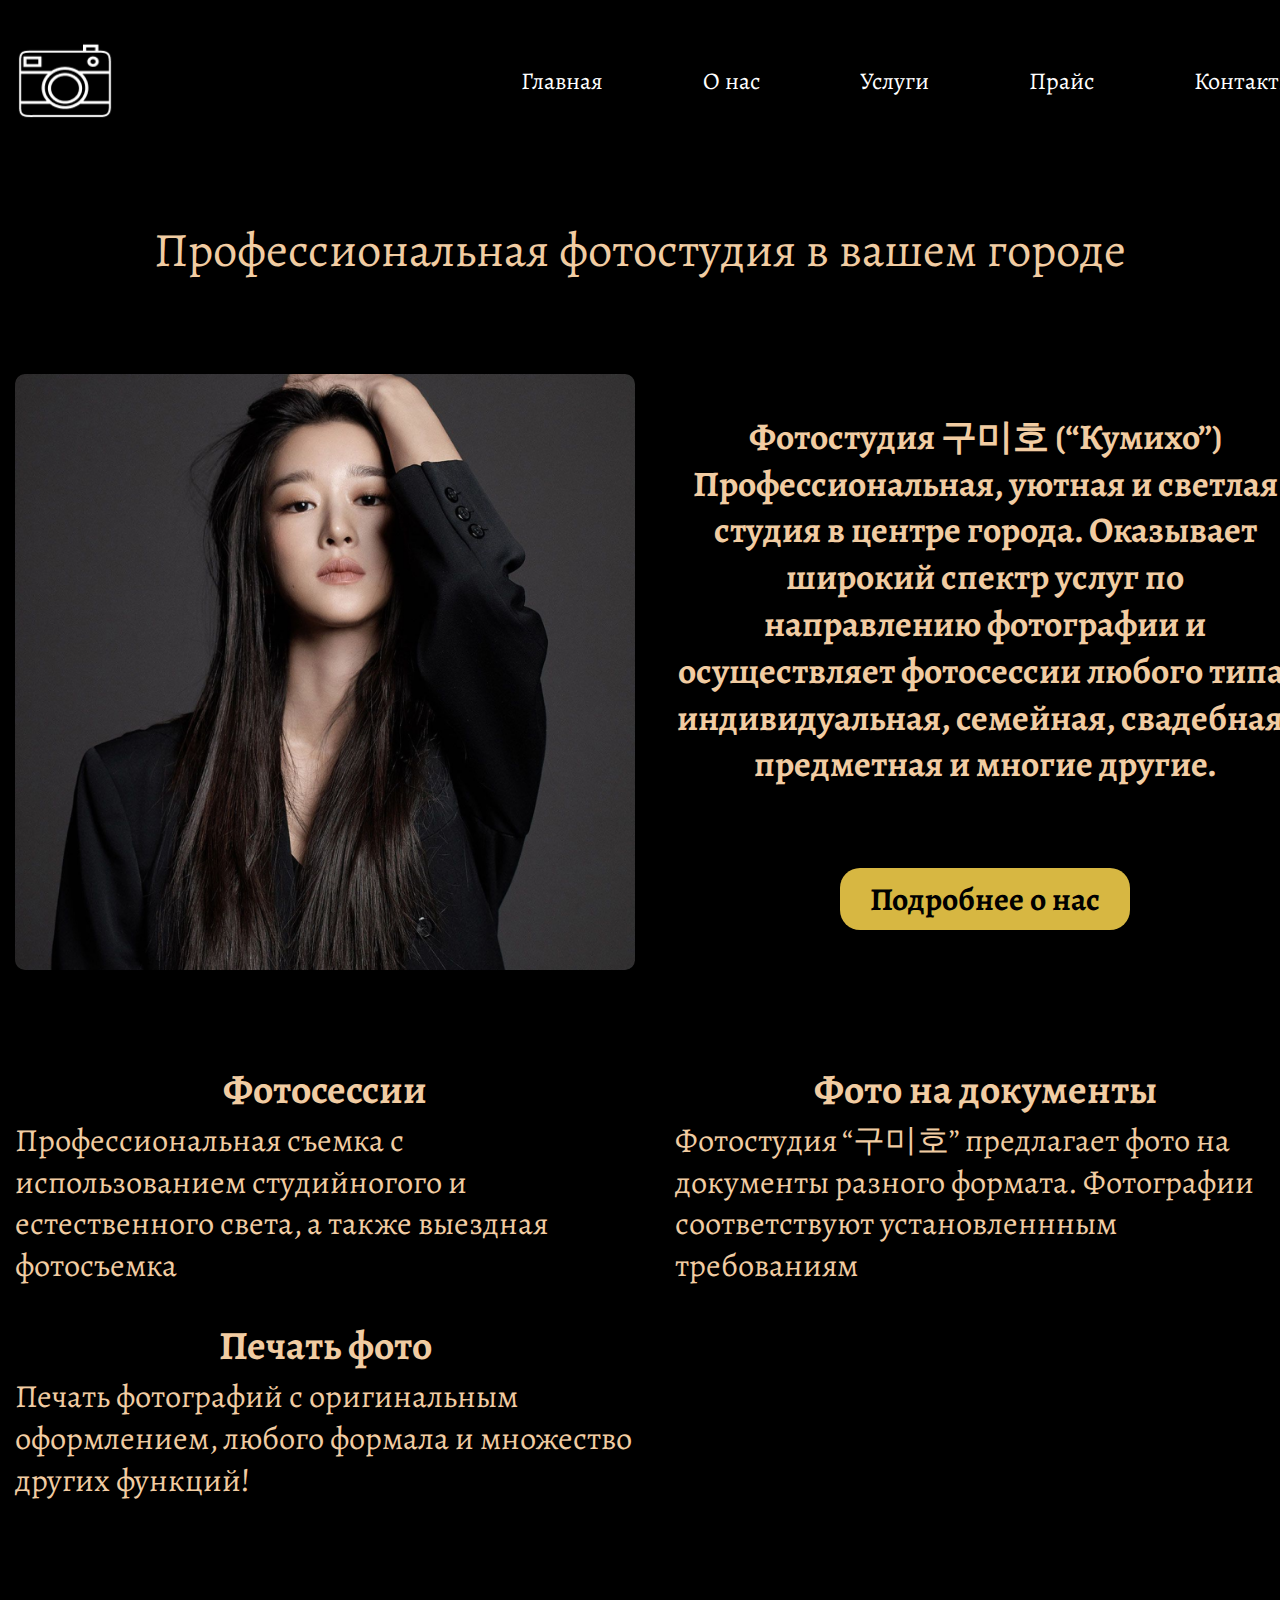
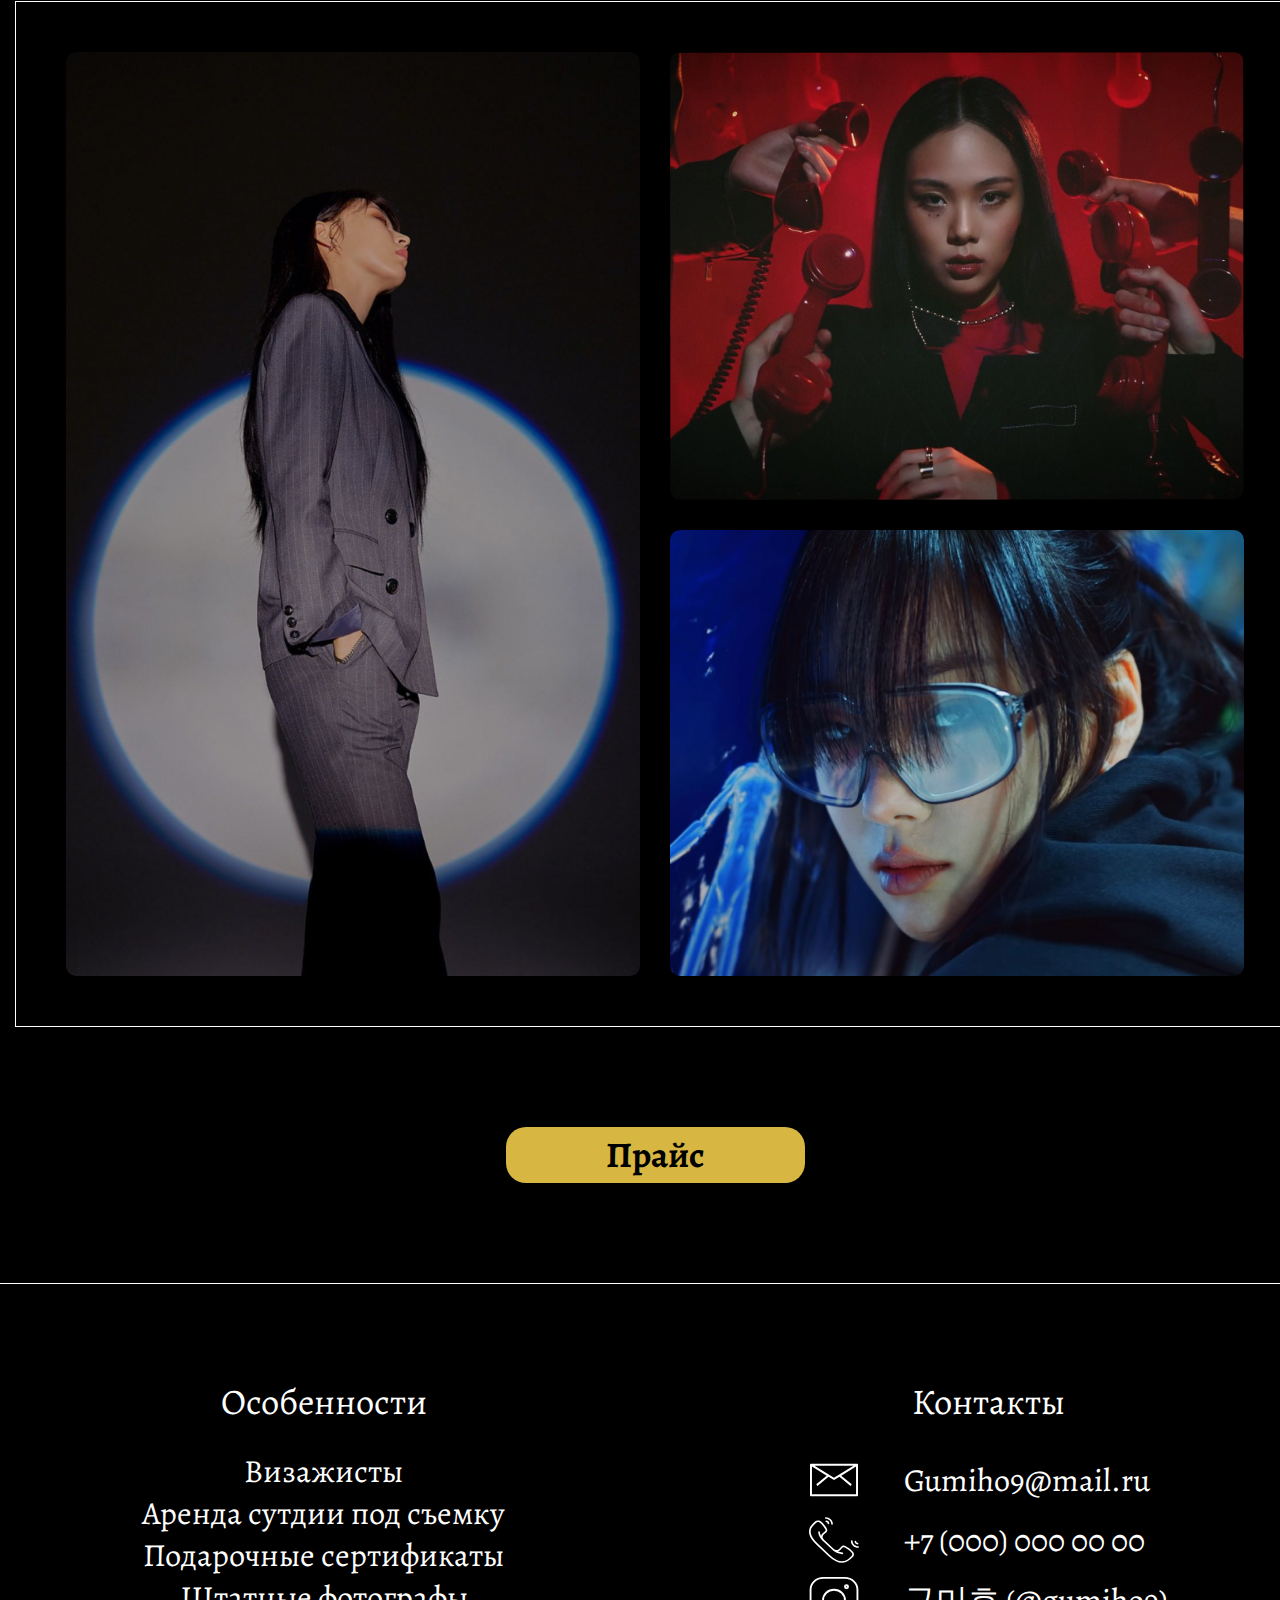
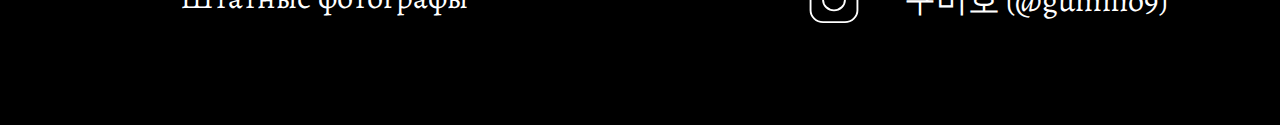
<file: index.html>
<!doctype html>
<html lang="ru">
<head>
  <meta charset="UTF-8">
  <meta name="viewport"
        content="width=device-width, user-scalable=no, initial-scale=1.0, maximum-scale=1.0, minimum-scale=1.0">
  <meta http-equiv="X-UA-Compatible" content="ie=edge">
  <link rel="preconnect" href="https://fonts.googleapis.com">
  <link rel="preconnect" href="https://fonts.gstatic.com" crossorigin>
  <link href="https://fonts.googleapis.com/css2?family=Alegreya:wght@400;700&display=swap" rel="stylesheet">
  <link rel="stylesheet" href="./style/global.css">
  <link rel="stylesheet" href="./style/pages/home.css">
  <title>Профессиональная фотостудия</title>
</head>
<body>
<div class="wrapper">
  <header class="header">
    <div class="header__wrapper _container">
      <div class="header-logo">
        <a href="index.html" title="Вернуться на главную">
          <img src="./assets/img/header/logo.png" alt="Логотип">
        </a>
      </div>
      <nav class="header-nav">
        <ul class="header-nav-list">
          <li class="header-nav-list-item">
            <a href="index.html" title="Главная">Главная</a>
          </li>
          <li class="header-nav-list-item">
            <a href="about.html" title="О нас">О нас</a>
          </li>
          <li class="header-nav-list-item">
            <a href="services.html" title="Услуги">Услуги</a>
          </li>
          <li class="header-nav-list-item">
            <a href="price.html" title="Прайс">Прайс</a>
          </li>
          <li class="header-nav-list-item">
            <a href="contacts.html" title="Контакты">Контакты</a>
          </li>

        </ul>
      </nav>
    </div>
  </header>
  <main class="page-content">
    <h1 class="title _page-title">Профессиональная
      фотостудия в вашем городе </h1>
    <div class="home-page">
      <div class="home-page__wrapper _container">
        <div class="intro">
          <div class="intro__wrapper">
            <div class="intro__img">
              <img src="./assets/img/intro/intro.png" alt="Фото">
            </div>
            <div class="intro-content">
              <p class="intro-content__text"> Фотостудия 구미호 (“Кумихо”)
                Профессиональная, уютная и светлая студия в центре города. Оказывает широкий спектр услуг по направлению
                фотографии и осуществляет фотосессии любого типа: индивидуальная, семейная, свадебная, предметная и
                многие другие.
              </p>
              <div class="intro-content-link">
                <a href="about.html" class="_button" title="Подробнее о нас">Подробнее о нас</a>
              </div>
            </div>
          </div>
        </div>
        <div class="features">
          <div class="features__wrapper">
            <ul class="features-list">
              <li class="features-list-item">
                <h3 class="features-list-item__title">Фотосессии</h3>
                <p class="features-list-item__text">Профессиональная съемка
                  с использованием студийногого
                  и естественного света, а также выездная фотосъемка</p>
              </li>
              <li class="features-list-item">
                <h3 class="features-list-item__title">Фото на документы</h3>
                <p class="features-list-item__text">Фотостудия “구미호” предлагает фото на документы разного формата.
                  Фотографии соответствуют установленнным требованиям</p>
              </li>
              <li class="features-list-item">
                <h3 class="features-list-item__title">Печать фото</h3>
                <p class="features-list-item__text">Печать фотографий с оригинальным оформлением, любого формала и
                  множество других функций!</p>
              </li>
            </ul>
          </div>
        </div>
        <div class="gallery">
          <div class="gallery__wrapper">
            <div class="gallery-group">
              <img src="./assets/img/gallery/1.png" alt="Фотография из галереи">
            </div>
            <div class="gallery-group">
              <img src="./assets/img/gallery/2.png" alt="Фотография из галереи">
              <img src="./assets/img/gallery/3.png" alt="Фотография из галереи">
            </div>
          </div>
          <div class="gallery-link">
            <a href="price.html" class="_button" title="Прайс">Прайс</a>
          </div>
        </div>
      </div>
    </div>
  </main>
  <footer class="footer">
    <div class="footer__wrapper _container">
      <nav class="footer-nav">
        <ul class="footer-nav-list">
          <li class="footer-nav-list-item">
            <h3 class="footer-nav-list-item-title">Особенности</h3>
            <ul class="footer-nav-list-item-list">
              <li class="footer-nav-list-item-list-link">
                <a href="index.html" title="Визажисты">Визажисты</a>
              </li>
              <li class="footer-nav-list-item-list-link">
                <a href="index.html" title="Аренда сутдии под съемку">Аренда сутдии под съемку</a>
              </li>
              <li class="footer-nav-list-item-list-link">
                <a href="index.html" title="Подарочные сертификаты">Подарочные сертификаты</a>
              </li>
              <li class="footer-nav-list-item-list-link">
                <a href="index.html" title="Штатные фотографы">Штатные фотографы</a>
              </li>
            </ul>
          </li>
          <li class="footer-nav-list-item">
            <h3 class="footer-nav-list-item-title">Контакты</h3>
            <ul class="footer-nav-list-item-list">
              <li class="footer-nav-list-item-list-link">
                <a href="mailto:Gumiho9@mail.ru" title="Gumiho9@mail.ru">
                  <span><svg width="48" height="50" viewBox="0 0 48 50" fill="none" xmlns="http://www.w3.org/2000/svg">
                    <g clip-path="url(#clip0_17_10)">
                      <path
                        d="M47.021 8.67358H0.980202C0.439272 8.67358 0.000610352 9.13052 0.000610352 9.69399V40.3062C0.000610352 40.8697 0.439272 41.3266 0.980202 41.3266H47.021C47.562 41.3266 48.0006 40.8697 48.0006 40.3062V9.69399C48.0006 9.13052 47.562 8.67358 47.021 8.67358ZM43.4627 10.7144L24.0006 22.792L4.53847 10.7144H43.4627ZM46.0414 39.2858H1.95979V11.4896L16.7327 20.6572L6.24972 29.3021L7.46579 30.9023L18.5338 21.775L23.4992 24.8563C23.6537 24.9522 23.8271 25.0001 24.0006 25.0001C24.1741 25.0001 24.3475 24.9522 24.502 24.8563L29.4673 21.775L40.5353 30.9023L41.7514 29.3021L31.2685 20.6573L46.0414 11.4896V39.2858Z"
                        fill="white"/>
                    </g>
                    <defs>
                      <clipPath id="clip0_17_10">
                        <rect width="48" height="50" fill="white" transform="translate(0.000610352)"/>
                      </clipPath>
                    </defs>
                  </svg>
                  </span>
                  <i>Gumiho9@mail.ru</i>
                </a>
              </li>
              <li class="footer-nav-list-item-list-link">
                <a href="tel:+70000000000" title="Аренда сутдии под съемку">
                  <span><svg width="53" height="50" viewBox="0 0 53 50" fill="none" xmlns="http://www.w3.org/2000/svg">
                    <g clip-path="url(#clip0_17_29)">
                      <path
                        d="M52.1173 31.6589C48.8579 31.6589 46.2054 29.1565 46.2054 26.0816C46.2054 25.6208 45.8105 25.2483 45.3221 25.2483C44.8336 25.2483 44.4388 25.6208 44.4388 26.0816C44.4388 30.0765 47.8828 33.3255 52.1173 33.3255C52.6058 33.3255 53.0006 32.953 53.0006 32.4922C53.0006 32.0314 52.6049 31.6589 52.1173 31.6589Z"
                        fill="white"/>
                      <path
                        d="M51.4584 29.7072C51.9468 29.7072 52.3417 29.3348 52.3417 28.8739C52.3417 28.4131 51.9468 28.0406 51.4584 28.0406C50.6758 28.0406 50.0407 27.4407 50.0407 26.7032C50.0407 26.2424 49.6458 25.8699 49.1574 25.8699C48.6689 25.8699 48.274 26.2424 48.274 26.7032C48.2732 28.3598 49.7015 29.7072 51.4584 29.7072Z"
                        fill="white"/>
                      <path
                        d="M17.6685 2.49327C20.9287 2.49327 23.5804 4.99569 23.5804 8.07059C23.5804 8.5314 23.9761 8.90389 24.4637 8.90389C24.9513 8.90389 25.347 8.5314 25.347 8.07059C25.347 4.07572 21.9021 0.82666 17.6685 0.82666C17.1809 0.82666 16.7852 1.19915 16.7852 1.65997C16.7852 2.12078 17.18 2.49327 17.6685 2.49327Z"
                        fill="white"/>
                      <path
                        d="M17.4441 5.27813C17.4441 5.73895 17.8398 6.11144 18.3274 6.11144C19.1091 6.11144 19.7442 6.71142 19.7442 7.44889C19.7442 7.90971 20.1399 8.2822 20.6275 8.2822C21.1151 8.2822 21.5108 7.90971 21.5108 7.44889C21.5108 5.79228 20.0825 4.44482 18.3274 4.44482C17.8398 4.44482 17.4441 4.81731 17.4441 5.27813Z"
                        fill="white"/>
                      <path
                        d="M38.9331 31.5731C37.806 30.9665 36.6392 30.7748 35.6463 31.0348C34.9008 31.2298 34.2931 31.6748 33.8833 32.3231C32.9823 33.3397 31.864 34.528 31.5937 34.7122C29.503 36.0488 27.8397 35.8913 26.0342 34.188L15.8886 24.6175C14.0822 22.9134 13.9162 21.3443 15.3312 19.3752C15.5291 19.1169 16.7887 18.0627 17.8663 17.2119C18.5535 16.8253 19.0252 16.252 19.2319 15.5487C19.5066 14.6129 19.3043 13.5121 18.656 12.4396C18.5032 12.1929 14.8657 6.38147 11.5145 4.70902C9.81323 3.85989 7.75602 4.15154 6.39485 5.43567L4.15214 7.54893C0.606555 10.8938 -0.676886 14.6845 0.335381 18.8152C1.17982 22.2584 3.6407 25.9225 7.6509 29.7049L20.6399 41.9594C25.7295 46.761 30.5841 49.1725 35.036 49.1725C38.3051 49.1725 41.3578 47.8709 44.1261 45.2602L46.367 43.1461C47.7282 41.862 48.0382 39.9212 47.1372 38.3162C45.3636 35.1538 39.2043 31.7231 38.9331 31.5731ZM45.118 41.9678L42.8771 44.0819C37.0746 49.5542 30.0135 48.4442 21.8898 40.7812L8.89989 28.5266C5.1273 24.9675 2.82541 21.5735 2.05694 18.4402C1.17805 14.8562 2.27247 11.6805 5.40113 8.72806L7.64207 6.61396C8.1429 6.14231 8.80185 5.89565 9.47051 5.89565C9.88301 5.89565 10.2999 5.98898 10.6859 6.18231C13.5947 7.63476 17.0952 13.2271 17.1252 13.2746C17.5218 13.9304 17.6729 14.6145 17.5289 15.1045C17.4406 15.4045 17.2427 15.6328 16.9247 15.8012L16.7922 15.8878C16.0388 16.4811 14.2456 17.9161 13.8702 18.4386C13.3297 19.1919 12.971 19.9319 12.7829 20.6593C12.1549 19.4777 11.647 18.1094 11.48 16.592C11.4297 16.1353 10.9951 15.8128 10.5102 15.8487C10.0252 15.897 9.6719 16.3061 9.72225 16.7645C10.36 22.5584 15.136 26.33 15.3392 26.4875C15.3613 26.5041 15.3869 26.5108 15.4098 26.525L24.7843 35.3688C24.8241 35.4063 24.8656 35.4397 24.9054 35.4763C24.9363 35.5188 24.9566 35.5663 24.9972 35.6047C25.1642 35.7605 29.1523 39.4104 35.2427 40.007C35.2736 40.0095 35.3045 40.0112 35.3345 40.0112C35.7815 40.0112 36.1648 39.692 36.2125 39.2645C36.2629 38.8062 35.9104 38.3971 35.4246 38.3487C33.5573 38.1662 31.9029 37.6496 30.5241 37.0504C31.1998 36.8588 31.887 36.5405 32.5839 36.0955C33.1386 35.7405 34.6597 34.0497 35.2877 33.3389L35.3796 33.2131C35.558 32.9139 35.8 32.7273 36.118 32.6431C36.6374 32.5106 37.3626 32.6498 38.0489 33.0181C38.1081 33.0514 44.036 36.3538 45.5756 39.0979C46.1108 40.0503 45.9271 41.2045 45.118 41.9678Z"
                        fill="white"/>
                    </g>
                    <defs>
                      <clipPath id="clip0_17_29">
                        <rect width="53" height="50" fill="white" transform="translate(0.000610352)"/>
                      </clipPath>
                    </defs>
                  </svg>
                  </span>
                  <i>+7 (000) 000 00 00</i>
                </a>
              </li>
              <li class="footer-nav-list-item-list-link">
                <a href="index.html" title="구미호 (@gumiho9)" rel="noopener" target="_blank">
                  <span><svg width="53" height="50" viewBox="0 0 53 50" fill="none" xmlns="http://www.w3.org/2000/svg">
                    <g clip-path="url(#clip0_17_51)">
                      <path
                        d="M38.0944 48.4375H14.9069C7.61936 48.4375 1.65686 42.8125 1.65686 35.9375V14.0625C1.65686 7.1875 7.61936 1.5625 14.9069 1.5625H38.0944C45.3819 1.5625 51.3444 7.1875 51.3444 14.0625V35.9375C51.3444 42.8125 45.3819 48.4375 38.0944 48.4375Z"
                        stroke="white" stroke-width="2" stroke-miterlimit="10" stroke-linecap="round"
                        stroke-linejoin="round"/>
                      <path
                        d="M26.5006 35.9375C32.9037 35.9375 38.0944 31.0406 38.0944 25C38.0944 18.9594 32.9037 14.0625 26.5006 14.0625C20.0976 14.0625 14.9069 18.9594 14.9069 25C14.9069 31.0406 20.0976 35.9375 26.5006 35.9375Z"
                        stroke="white" stroke-width="2" stroke-miterlimit="10" stroke-linecap="round"
                        stroke-linejoin="round"/>
                      <path
                        d="M39.7506 12.5C40.6653 12.5 41.4069 11.8004 41.4069 10.9375C41.4069 10.0746 40.6653 9.375 39.7506 9.375C38.8359 9.375 38.0944 10.0746 38.0944 10.9375C38.0944 11.8004 38.8359 12.5 39.7506 12.5Z"
                        stroke="white" stroke-width="2" stroke-miterlimit="10" stroke-linecap="round"
                        stroke-linejoin="round"/>
                    </g>
                    <defs>
                      <clipPath id="clip0_17_51">
                        <rect width="53" height="50" fill="white" transform="translate(0.000610352)"/>
                      </clipPath>
                    </defs>
                  </svg>
                  </span>
                  <i>구미호 (@gumiho9)</i>
                </a>
              </li>
            </ul>
          </li>
        </ul>
      </nav>
    </div>
  </footer>
</div>
</body>
</html>
</file>
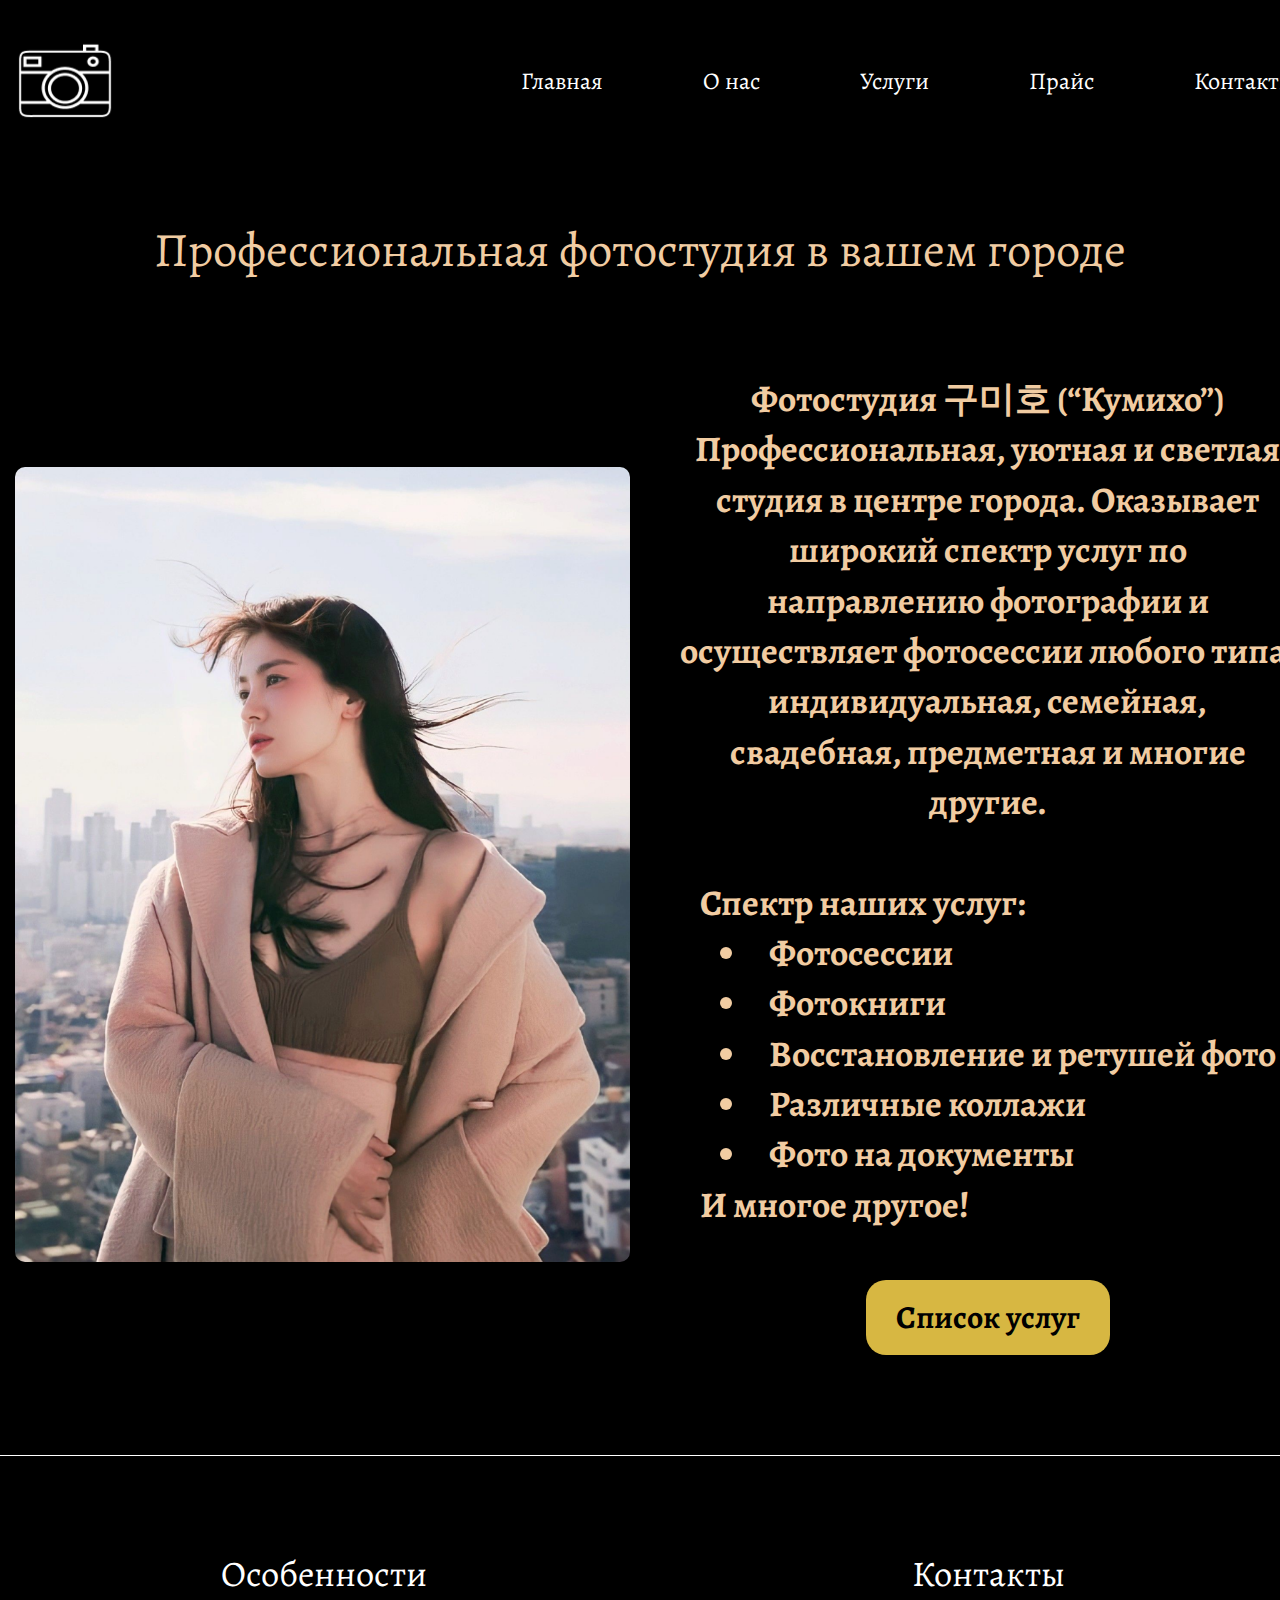
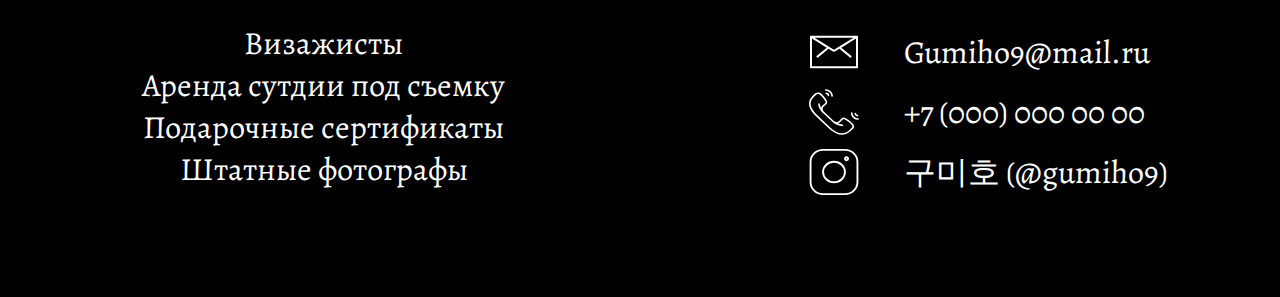
<file: about.html>
<!doctype html>
<html lang="ru">
<head>
  <meta charset="UTF-8">
  <meta name="viewport"
        content="width=device-width, user-scalable=no, initial-scale=1.0, maximum-scale=1.0, minimum-scale=1.0">
  <meta http-equiv="X-UA-Compatible" content="ie=edge">
  <link rel="preconnect" href="https://fonts.googleapis.com">
  <link rel="preconnect" href="https://fonts.gstatic.com" crossorigin>
  <link href="https://fonts.googleapis.com/css2?family=Alegreya:wght@400;700&display=swap" rel="stylesheet">
  <link rel="stylesheet" href="./style/global.css">
  <link rel="stylesheet" href="./style/pages/about.css">
  <title>Профессиональная фотостудия</title>
</head>
<body>
<header class="header">
  <div class="header__wrapper _container">
    <div class="header-logo">
      <a href="index.html" title="Вернуться на главную">
        <img src="./assets/img/header/logo.png" alt="Логотип">
      </a>
    </div>
    <nav class="header-nav">
      <ul class="header-nav-list">
        <li class="header-nav-list-item">
          <a href="index.html" title="Главная">Главная</a>
        </li>
        <li class="header-nav-list-item">
          <a href="about.html" title="О нас">О нас</a>
        </li>
        <li class="header-nav-list-item">
          <a href="services.html" title="Услуги">Услуги</a>
        </li>
        <li class="header-nav-list-item">
          <a href="price.html" title="Прайс">Прайс</a>
        </li>
        <li class="header-nav-list-item">
          <a href="contacts.html" title="Контакты">Контакты</a>
        </li>
      </ul>
    </nav>
  </div>
</header>
<main class="page-content">
  <h1 class="title _page-title">Профессиональная
    фотостудия в вашем городе </h1>
  <div class="about-page">
    <div class="about-page__wrapper _container">
      <div class="about-information">
        <div class="about-information__img">
          <img src="./assets/img/about/img.png" alt="Фото">
        </div>
        <div class="about-information-content">
          <p class="about-information-content__text"> Фотостудия 구미호 (“Кумихо”)
            Профессиональная, уютная и светлая студия в центре города. Оказывает широкий спектр услуг по направлению
            фотографии и осуществляет фотосессии любого типа: индивидуальная, семейная, свадебная, предметная и многие
            другие.

          </p>
          <div class="about-information-content-services">
            <div class="about-information-content-services-head">Спектр наших услуг:</div>
            <ul class="about-information-content-services-list">
              <li class="about-information-content-services-item">Фотосессии</li>
              <li class="about-information-content-services-item">Фотокниги</li>
              <li class="about-information-content-services-item">Восстановление и ретушей фото</li>
              <li class="about-information-content-services-item">Различные коллажи</li>
              <li class="about-information-content-services-item">Фото на документы</li>
            </ul>
            <div class="about-information-content-services-foot">И многое другое!</div>
          </div>
          <div class="about-information-content-btn">
            <a href="services.html" class="_button" title="Список услуг">Список услуг</a>
          </div>
        </div>
      </div>
    </div>
  </div>
</main>
<footer class="footer">
  <div class="footer__wrapper _container">
    <nav class="footer-nav">
      <ul class="footer-nav-list">
        <li class="footer-nav-list-item">
          <h3 class="footer-nav-list-item-title">Особенности</h3>
          <ul class="footer-nav-list-item-list">
            <li class="footer-nav-list-item-list-link">
              <a href="index.html" title="Визажисты">Визажисты</a>
            </li>
            <li class="footer-nav-list-item-list-link">
              <a href="index.html" title="Аренда сутдии под съемку">Аренда сутдии под съемку</a>
            </li>
            <li class="footer-nav-list-item-list-link">
              <a href="index.html" title="Подарочные сертификаты">Подарочные сертификаты</a>
            </li>
            <li class="footer-nav-list-item-list-link">
              <a href="index.html" title="Штатные фотографы">Штатные фотографы</a>
            </li>
          </ul>
        </li>
        <li class="footer-nav-list-item">
          <h3 class="footer-nav-list-item-title">Контакты</h3>
          <ul class="footer-nav-list-item-list">
            <li class="footer-nav-list-item-list-link">
              <a href="mailto:Gumiho9@mail.ru" title="Gumiho9@mail.ru">
                  <span><svg width="48" height="50" viewBox="0 0 48 50" fill="none" xmlns="http://www.w3.org/2000/svg">
                    <g clip-path="url(#clip0_17_10)">
                      <path
                        d="M47.021 8.67358H0.980202C0.439272 8.67358 0.000610352 9.13052 0.000610352 9.69399V40.3062C0.000610352 40.8697 0.439272 41.3266 0.980202 41.3266H47.021C47.562 41.3266 48.0006 40.8697 48.0006 40.3062V9.69399C48.0006 9.13052 47.562 8.67358 47.021 8.67358ZM43.4627 10.7144L24.0006 22.792L4.53847 10.7144H43.4627ZM46.0414 39.2858H1.95979V11.4896L16.7327 20.6572L6.24972 29.3021L7.46579 30.9023L18.5338 21.775L23.4992 24.8563C23.6537 24.9522 23.8271 25.0001 24.0006 25.0001C24.1741 25.0001 24.3475 24.9522 24.502 24.8563L29.4673 21.775L40.5353 30.9023L41.7514 29.3021L31.2685 20.6573L46.0414 11.4896V39.2858Z"
                        fill="white"/>
                    </g>
                    <defs>
                      <clipPath id="clip0_17_10">
                        <rect width="48" height="50" fill="white" transform="translate(0.000610352)"/>
                      </clipPath>
                    </defs>
                  </svg>
                  </span>
                <i>Gumiho9@mail.ru</i>
              </a>
            </li>
            <li class="footer-nav-list-item-list-link">
              <a href="tel:+70000000000" title="Аренда сутдии под съемку">
                  <span><svg width="53" height="50" viewBox="0 0 53 50" fill="none" xmlns="http://www.w3.org/2000/svg">
                    <g clip-path="url(#clip0_17_29)">
                      <path
                        d="M52.1173 31.6589C48.8579 31.6589 46.2054 29.1565 46.2054 26.0816C46.2054 25.6208 45.8105 25.2483 45.3221 25.2483C44.8336 25.2483 44.4388 25.6208 44.4388 26.0816C44.4388 30.0765 47.8828 33.3255 52.1173 33.3255C52.6058 33.3255 53.0006 32.953 53.0006 32.4922C53.0006 32.0314 52.6049 31.6589 52.1173 31.6589Z"
                        fill="white"/>
                      <path
                        d="M51.4584 29.7072C51.9468 29.7072 52.3417 29.3348 52.3417 28.8739C52.3417 28.4131 51.9468 28.0406 51.4584 28.0406C50.6758 28.0406 50.0407 27.4407 50.0407 26.7032C50.0407 26.2424 49.6458 25.8699 49.1574 25.8699C48.6689 25.8699 48.274 26.2424 48.274 26.7032C48.2732 28.3598 49.7015 29.7072 51.4584 29.7072Z"
                        fill="white"/>
                      <path
                        d="M17.6685 2.49327C20.9287 2.49327 23.5804 4.99569 23.5804 8.07059C23.5804 8.5314 23.9761 8.90389 24.4637 8.90389C24.9513 8.90389 25.347 8.5314 25.347 8.07059C25.347 4.07572 21.9021 0.82666 17.6685 0.82666C17.1809 0.82666 16.7852 1.19915 16.7852 1.65997C16.7852 2.12078 17.18 2.49327 17.6685 2.49327Z"
                        fill="white"/>
                      <path
                        d="M17.4441 5.27813C17.4441 5.73895 17.8398 6.11144 18.3274 6.11144C19.1091 6.11144 19.7442 6.71142 19.7442 7.44889C19.7442 7.90971 20.1399 8.2822 20.6275 8.2822C21.1151 8.2822 21.5108 7.90971 21.5108 7.44889C21.5108 5.79228 20.0825 4.44482 18.3274 4.44482C17.8398 4.44482 17.4441 4.81731 17.4441 5.27813Z"
                        fill="white"/>
                      <path
                        d="M38.9331 31.5731C37.806 30.9665 36.6392 30.7748 35.6463 31.0348C34.9008 31.2298 34.2931 31.6748 33.8833 32.3231C32.9823 33.3397 31.864 34.528 31.5937 34.7122C29.503 36.0488 27.8397 35.8913 26.0342 34.188L15.8886 24.6175C14.0822 22.9134 13.9162 21.3443 15.3312 19.3752C15.5291 19.1169 16.7887 18.0627 17.8663 17.2119C18.5535 16.8253 19.0252 16.252 19.2319 15.5487C19.5066 14.6129 19.3043 13.5121 18.656 12.4396C18.5032 12.1929 14.8657 6.38147 11.5145 4.70902C9.81323 3.85989 7.75602 4.15154 6.39485 5.43567L4.15214 7.54893C0.606555 10.8938 -0.676886 14.6845 0.335381 18.8152C1.17982 22.2584 3.6407 25.9225 7.6509 29.7049L20.6399 41.9594C25.7295 46.761 30.5841 49.1725 35.036 49.1725C38.3051 49.1725 41.3578 47.8709 44.1261 45.2602L46.367 43.1461C47.7282 41.862 48.0382 39.9212 47.1372 38.3162C45.3636 35.1538 39.2043 31.7231 38.9331 31.5731ZM45.118 41.9678L42.8771 44.0819C37.0746 49.5542 30.0135 48.4442 21.8898 40.7812L8.89989 28.5266C5.1273 24.9675 2.82541 21.5735 2.05694 18.4402C1.17805 14.8562 2.27247 11.6805 5.40113 8.72806L7.64207 6.61396C8.1429 6.14231 8.80185 5.89565 9.47051 5.89565C9.88301 5.89565 10.2999 5.98898 10.6859 6.18231C13.5947 7.63476 17.0952 13.2271 17.1252 13.2746C17.5218 13.9304 17.6729 14.6145 17.5289 15.1045C17.4406 15.4045 17.2427 15.6328 16.9247 15.8012L16.7922 15.8878C16.0388 16.4811 14.2456 17.9161 13.8702 18.4386C13.3297 19.1919 12.971 19.9319 12.7829 20.6593C12.1549 19.4777 11.647 18.1094 11.48 16.592C11.4297 16.1353 10.9951 15.8128 10.5102 15.8487C10.0252 15.897 9.6719 16.3061 9.72225 16.7645C10.36 22.5584 15.136 26.33 15.3392 26.4875C15.3613 26.5041 15.3869 26.5108 15.4098 26.525L24.7843 35.3688C24.8241 35.4063 24.8656 35.4397 24.9054 35.4763C24.9363 35.5188 24.9566 35.5663 24.9972 35.6047C25.1642 35.7605 29.1523 39.4104 35.2427 40.007C35.2736 40.0095 35.3045 40.0112 35.3345 40.0112C35.7815 40.0112 36.1648 39.692 36.2125 39.2645C36.2629 38.8062 35.9104 38.3971 35.4246 38.3487C33.5573 38.1662 31.9029 37.6496 30.5241 37.0504C31.1998 36.8588 31.887 36.5405 32.5839 36.0955C33.1386 35.7405 34.6597 34.0497 35.2877 33.3389L35.3796 33.2131C35.558 32.9139 35.8 32.7273 36.118 32.6431C36.6374 32.5106 37.3626 32.6498 38.0489 33.0181C38.1081 33.0514 44.036 36.3538 45.5756 39.0979C46.1108 40.0503 45.9271 41.2045 45.118 41.9678Z"
                        fill="white"/>
                    </g>
                    <defs>
                      <clipPath id="clip0_17_29">
                        <rect width="53" height="50" fill="white" transform="translate(0.000610352)"/>
                      </clipPath>
                    </defs>
                  </svg>
                  </span>
                <i>+7 (000) 000 00 00</i>
              </a>
            </li>
            <li class="footer-nav-list-item-list-link">
              <a href="index.html" title="구미호 (@gumiho9)" rel="noopener" target="_blank">
                  <span><svg width="53" height="50" viewBox="0 0 53 50" fill="none" xmlns="http://www.w3.org/2000/svg">
                    <g clip-path="url(#clip0_17_51)">
                      <path
                        d="M38.0944 48.4375H14.9069C7.61936 48.4375 1.65686 42.8125 1.65686 35.9375V14.0625C1.65686 7.1875 7.61936 1.5625 14.9069 1.5625H38.0944C45.3819 1.5625 51.3444 7.1875 51.3444 14.0625V35.9375C51.3444 42.8125 45.3819 48.4375 38.0944 48.4375Z"
                        stroke="white" stroke-width="2" stroke-miterlimit="10" stroke-linecap="round"
                        stroke-linejoin="round"/>
                      <path
                        d="M26.5006 35.9375C32.9037 35.9375 38.0944 31.0406 38.0944 25C38.0944 18.9594 32.9037 14.0625 26.5006 14.0625C20.0976 14.0625 14.9069 18.9594 14.9069 25C14.9069 31.0406 20.0976 35.9375 26.5006 35.9375Z"
                        stroke="white" stroke-width="2" stroke-miterlimit="10" stroke-linecap="round"
                        stroke-linejoin="round"/>
                      <path
                        d="M39.7506 12.5C40.6653 12.5 41.4069 11.8004 41.4069 10.9375C41.4069 10.0746 40.6653 9.375 39.7506 9.375C38.8359 9.375 38.0944 10.0746 38.0944 10.9375C38.0944 11.8004 38.8359 12.5 39.7506 12.5Z"
                        stroke="white" stroke-width="2" stroke-miterlimit="10" stroke-linecap="round"
                        stroke-linejoin="round"/>
                    </g>
                    <defs>
                      <clipPath id="clip0_17_51">
                        <rect width="53" height="50" fill="white" transform="translate(0.000610352)"/>
                      </clipPath>
                    </defs>
                  </svg>
                  </span>
                <i>구미호 (@gumiho9)</i>
              </a>
            </li>
          </ul>
        </li>
      </ul>
    </nav>
  </div>
</footer>
</body>
</html>
</file>
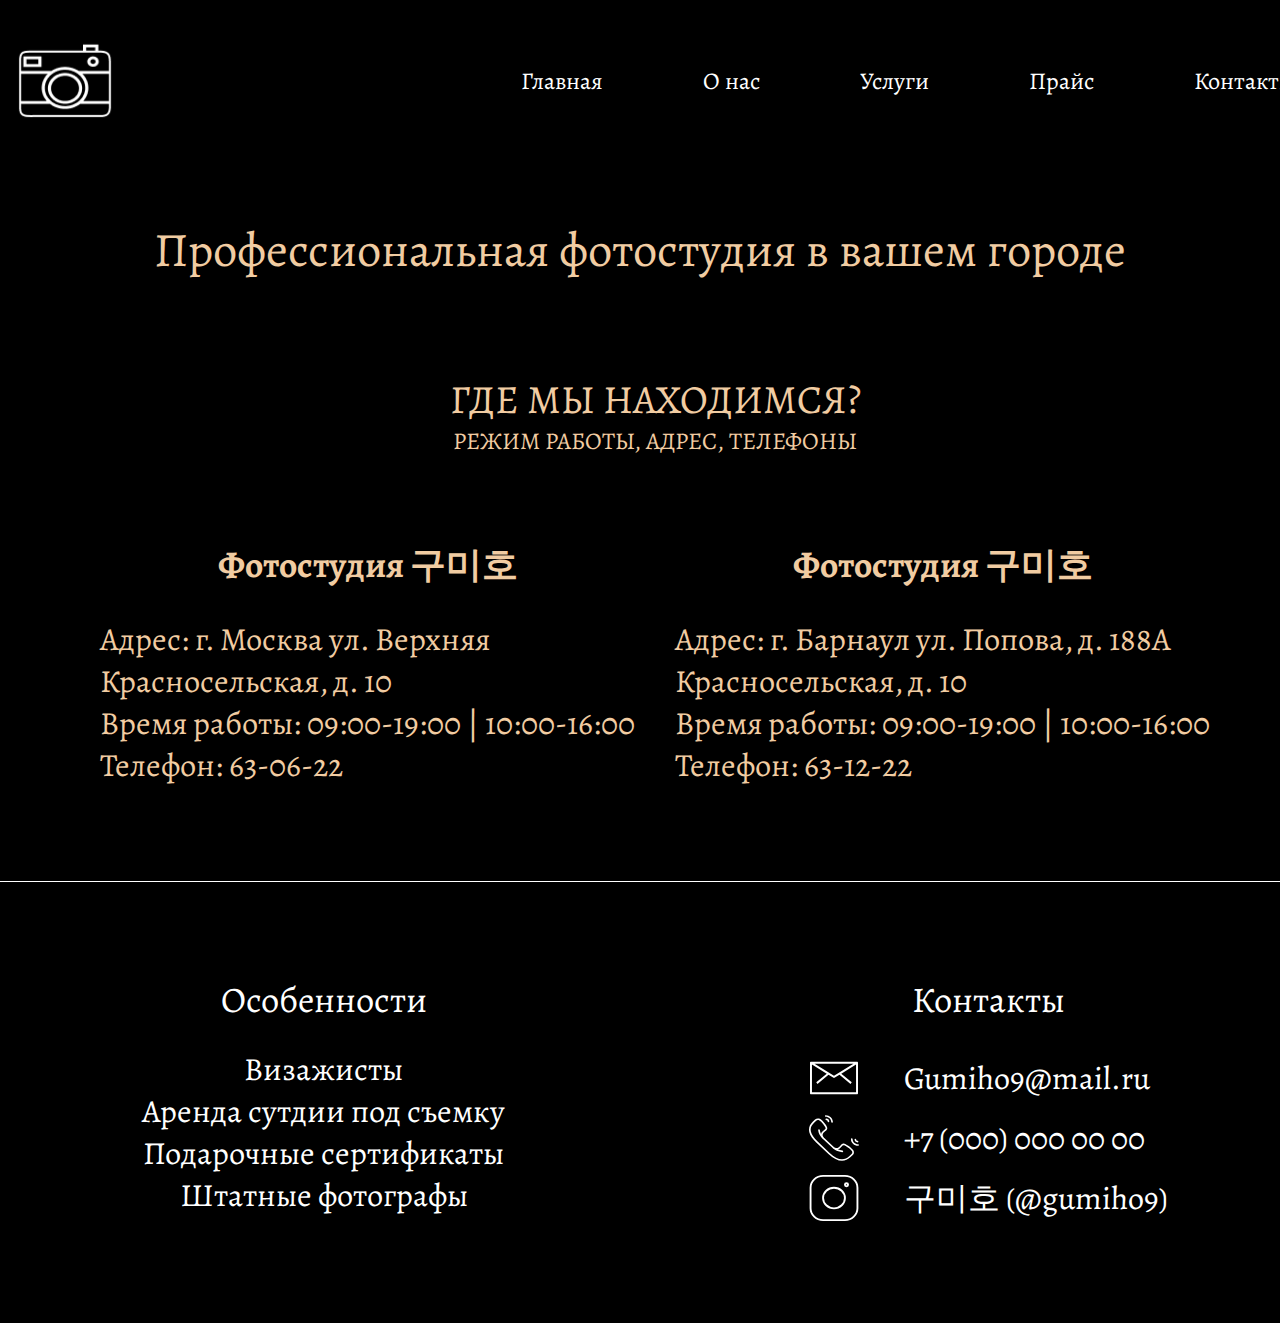
<file: contacts.html>
<!doctype html>
<html lang="ru">
<head>
  <meta charset="UTF-8">
  <meta name="viewport"
        content="width=device-width, user-scalable=no, initial-scale=1.0, maximum-scale=1.0, minimum-scale=1.0">
  <meta http-equiv="X-UA-Compatible" content="ie=edge">
  <link rel="preconnect" href="https://fonts.googleapis.com">
  <link rel="preconnect" href="https://fonts.gstatic.com" crossorigin>
  <link href="https://fonts.googleapis.com/css2?family=Alegreya:wght@400;700&display=swap" rel="stylesheet">
  <link rel="stylesheet" href="./style/global.css">
  <link rel="stylesheet" href="./style/pages/contacts.css">
  <title>Профессиональная фотостудия</title>
</head>
<body>
<header class="header">
  <div class="header__wrapper _container">
    <div class="header-logo">
      <a href="index.html" title="Вернуться на главную">
        <img src="./assets/img/header/logo.png" alt="Логотип">
      </a>
    </div>
    <nav class="header-nav">
      <ul class="header-nav-list">
        <li class="header-nav-list-item">
          <a href="index.html" title="Главная">Главная</a>
        </li>
        <li class="header-nav-list-item">
          <a href="about.html" title="О нас">О нас</a>
        </li>
        <li class="header-nav-list-item">
          <a href="services.html" title="Услуги">Услуги</a>
        </li>
        <li class="header-nav-list-item">
          <a href="price.html" title="Прайс">Прайс</a>
        </li>
        <li class="header-nav-list-item">
          <a href="contacts.html" title="Контакты">Контакты</a>
        </li>

      </ul>
    </nav>
  </div>
</header>
<main class="page-content">
  <h1 class="title _page-title">Профессиональная
    фотостудия в вашем городе </h1>
  <div class="contacts-page">
    <div class="contacts-page__wrapper _container">
      <section class="contacts-section">
        <div class="contacts-section-title">
          <h2 class="contacts-section-title__main">ГДЕ МЫ НАХОДИМСЯ?</h2>
          <h3 class="contacts-section__subtitle">РЕЖИМ РАБОТЫ, АДРЕС, ТЕЛЕФОНЫ</h3>
        </div>

        <ul class="contacts-section-list">
          <li class="contacts-section-list-item">
            <h3 class="contacts-section-list-item__title">Фотостудия 구미호 </h3>
            <ul class="contacts-section-list-item-data-list">
              <li class="contacts-section-list-item-data-list-item">
                Адрес: г. Москва ул. Верхняя
              </li>
              <li class="contacts-section-list-item-data-list-item">
                Красносельская, д. 10
              </li>
              <li class="contacts-section-list-item-data-list-item">
                Время работы: 09:00-19:00 | 10:00-16:00
              </li>
              <li class="contacts-section-list-item-data-list-item">
                Телефон: 63-06-22
              </li>
            </ul>
          </li>
          <li class="contacts-section-list-item">
            <h3 class="contacts-section-list-item__title">Фотостудия 구미호 </h3>
            <ul class="contacts-section-list-item-data-list">
              <li class="contacts-section-list-item-data-list-item">
                Адрес: г. Барнаул ул. Попова, д. 188А
              </li>
              <li class="contacts-section-list-item-data-list-item">
                Красносельская, д. 10
              </li>
              <li class="contacts-section-list-item-data-list-item">
                Время работы: 09:00-19:00 | 10:00-16:00
              </li>
              <li class="contacts-section-list-item-data-list-item">
                Телефон: 63-12-22
              </li>
            </ul>
          </li>
        </ul>
      </section>
    </div>
  </div>
</main>
<footer class="footer">
  <div class="footer__wrapper _container">
    <nav class="footer-nav">
      <ul class="footer-nav-list">
        <li class="footer-nav-list-item">
          <h3 class="footer-nav-list-item-title">Особенности</h3>
          <ul class="footer-nav-list-item-list">
            <li class="footer-nav-list-item-list-link">
              <a href="index.html" title="Визажисты">Визажисты</a>
            </li>
            <li class="footer-nav-list-item-list-link">
              <a href="index.html" title="Аренда сутдии под съемку">Аренда сутдии под съемку</a>
            </li>
            <li class="footer-nav-list-item-list-link">
              <a href="index.html" title="Подарочные сертификаты">Подарочные сертификаты</a>
            </li>
            <li class="footer-nav-list-item-list-link">
              <a href="index.html" title="Штатные фотографы">Штатные фотографы</a>
            </li>
          </ul>
        </li>
        <li class="footer-nav-list-item">
          <h3 class="footer-nav-list-item-title">Контакты</h3>
          <ul class="footer-nav-list-item-list">
            <li class="footer-nav-list-item-list-link">
              <a href="mailto:Gumiho9@mail.ru" title="Gumiho9@mail.ru">
                  <span><svg width="48" height="50" viewBox="0 0 48 50" fill="none" xmlns="http://www.w3.org/2000/svg">
                    <g clip-path="url(#clip0_17_10)">
                      <path
                        d="M47.021 8.67358H0.980202C0.439272 8.67358 0.000610352 9.13052 0.000610352 9.69399V40.3062C0.000610352 40.8697 0.439272 41.3266 0.980202 41.3266H47.021C47.562 41.3266 48.0006 40.8697 48.0006 40.3062V9.69399C48.0006 9.13052 47.562 8.67358 47.021 8.67358ZM43.4627 10.7144L24.0006 22.792L4.53847 10.7144H43.4627ZM46.0414 39.2858H1.95979V11.4896L16.7327 20.6572L6.24972 29.3021L7.46579 30.9023L18.5338 21.775L23.4992 24.8563C23.6537 24.9522 23.8271 25.0001 24.0006 25.0001C24.1741 25.0001 24.3475 24.9522 24.502 24.8563L29.4673 21.775L40.5353 30.9023L41.7514 29.3021L31.2685 20.6573L46.0414 11.4896V39.2858Z"
                        fill="white"/>
                    </g>
                    <defs>
                      <clipPath id="clip0_17_10">
                        <rect width="48" height="50" fill="white" transform="translate(0.000610352)"/>
                      </clipPath>
                    </defs>
                  </svg>
                  </span>
                <i>Gumiho9@mail.ru</i>
              </a>
            </li>
            <li class="footer-nav-list-item-list-link">
              <a href="tel:+70000000000" title="Аренда сутдии под съемку">
                  <span><svg width="53" height="50" viewBox="0 0 53 50" fill="none" xmlns="http://www.w3.org/2000/svg">
                    <g clip-path="url(#clip0_17_29)">
                      <path
                        d="M52.1173 31.6589C48.8579 31.6589 46.2054 29.1565 46.2054 26.0816C46.2054 25.6208 45.8105 25.2483 45.3221 25.2483C44.8336 25.2483 44.4388 25.6208 44.4388 26.0816C44.4388 30.0765 47.8828 33.3255 52.1173 33.3255C52.6058 33.3255 53.0006 32.953 53.0006 32.4922C53.0006 32.0314 52.6049 31.6589 52.1173 31.6589Z"
                        fill="white"/>
                      <path
                        d="M51.4584 29.7072C51.9468 29.7072 52.3417 29.3348 52.3417 28.8739C52.3417 28.4131 51.9468 28.0406 51.4584 28.0406C50.6758 28.0406 50.0407 27.4407 50.0407 26.7032C50.0407 26.2424 49.6458 25.8699 49.1574 25.8699C48.6689 25.8699 48.274 26.2424 48.274 26.7032C48.2732 28.3598 49.7015 29.7072 51.4584 29.7072Z"
                        fill="white"/>
                      <path
                        d="M17.6685 2.49327C20.9287 2.49327 23.5804 4.99569 23.5804 8.07059C23.5804 8.5314 23.9761 8.90389 24.4637 8.90389C24.9513 8.90389 25.347 8.5314 25.347 8.07059C25.347 4.07572 21.9021 0.82666 17.6685 0.82666C17.1809 0.82666 16.7852 1.19915 16.7852 1.65997C16.7852 2.12078 17.18 2.49327 17.6685 2.49327Z"
                        fill="white"/>
                      <path
                        d="M17.4441 5.27813C17.4441 5.73895 17.8398 6.11144 18.3274 6.11144C19.1091 6.11144 19.7442 6.71142 19.7442 7.44889C19.7442 7.90971 20.1399 8.2822 20.6275 8.2822C21.1151 8.2822 21.5108 7.90971 21.5108 7.44889C21.5108 5.79228 20.0825 4.44482 18.3274 4.44482C17.8398 4.44482 17.4441 4.81731 17.4441 5.27813Z"
                        fill="white"/>
                      <path
                        d="M38.9331 31.5731C37.806 30.9665 36.6392 30.7748 35.6463 31.0348C34.9008 31.2298 34.2931 31.6748 33.8833 32.3231C32.9823 33.3397 31.864 34.528 31.5937 34.7122C29.503 36.0488 27.8397 35.8913 26.0342 34.188L15.8886 24.6175C14.0822 22.9134 13.9162 21.3443 15.3312 19.3752C15.5291 19.1169 16.7887 18.0627 17.8663 17.2119C18.5535 16.8253 19.0252 16.252 19.2319 15.5487C19.5066 14.6129 19.3043 13.5121 18.656 12.4396C18.5032 12.1929 14.8657 6.38147 11.5145 4.70902C9.81323 3.85989 7.75602 4.15154 6.39485 5.43567L4.15214 7.54893C0.606555 10.8938 -0.676886 14.6845 0.335381 18.8152C1.17982 22.2584 3.6407 25.9225 7.6509 29.7049L20.6399 41.9594C25.7295 46.761 30.5841 49.1725 35.036 49.1725C38.3051 49.1725 41.3578 47.8709 44.1261 45.2602L46.367 43.1461C47.7282 41.862 48.0382 39.9212 47.1372 38.3162C45.3636 35.1538 39.2043 31.7231 38.9331 31.5731ZM45.118 41.9678L42.8771 44.0819C37.0746 49.5542 30.0135 48.4442 21.8898 40.7812L8.89989 28.5266C5.1273 24.9675 2.82541 21.5735 2.05694 18.4402C1.17805 14.8562 2.27247 11.6805 5.40113 8.72806L7.64207 6.61396C8.1429 6.14231 8.80185 5.89565 9.47051 5.89565C9.88301 5.89565 10.2999 5.98898 10.6859 6.18231C13.5947 7.63476 17.0952 13.2271 17.1252 13.2746C17.5218 13.9304 17.6729 14.6145 17.5289 15.1045C17.4406 15.4045 17.2427 15.6328 16.9247 15.8012L16.7922 15.8878C16.0388 16.4811 14.2456 17.9161 13.8702 18.4386C13.3297 19.1919 12.971 19.9319 12.7829 20.6593C12.1549 19.4777 11.647 18.1094 11.48 16.592C11.4297 16.1353 10.9951 15.8128 10.5102 15.8487C10.0252 15.897 9.6719 16.3061 9.72225 16.7645C10.36 22.5584 15.136 26.33 15.3392 26.4875C15.3613 26.5041 15.3869 26.5108 15.4098 26.525L24.7843 35.3688C24.8241 35.4063 24.8656 35.4397 24.9054 35.4763C24.9363 35.5188 24.9566 35.5663 24.9972 35.6047C25.1642 35.7605 29.1523 39.4104 35.2427 40.007C35.2736 40.0095 35.3045 40.0112 35.3345 40.0112C35.7815 40.0112 36.1648 39.692 36.2125 39.2645C36.2629 38.8062 35.9104 38.3971 35.4246 38.3487C33.5573 38.1662 31.9029 37.6496 30.5241 37.0504C31.1998 36.8588 31.887 36.5405 32.5839 36.0955C33.1386 35.7405 34.6597 34.0497 35.2877 33.3389L35.3796 33.2131C35.558 32.9139 35.8 32.7273 36.118 32.6431C36.6374 32.5106 37.3626 32.6498 38.0489 33.0181C38.1081 33.0514 44.036 36.3538 45.5756 39.0979C46.1108 40.0503 45.9271 41.2045 45.118 41.9678Z"
                        fill="white"/>
                    </g>
                    <defs>
                      <clipPath id="clip0_17_29">
                        <rect width="53" height="50" fill="white" transform="translate(0.000610352)"/>
                      </clipPath>
                    </defs>
                  </svg>
                  </span>
                <i>+7 (000) 000 00 00</i>
              </a>
            </li>
            <li class="footer-nav-list-item-list-link">
              <a href="index.html" title="구미호 (@gumiho9)" rel="noopener" target="_blank">
                  <span><svg width="53" height="50" viewBox="0 0 53 50" fill="none" xmlns="http://www.w3.org/2000/svg">
                    <g clip-path="url(#clip0_17_51)">
                      <path
                        d="M38.0944 48.4375H14.9069C7.61936 48.4375 1.65686 42.8125 1.65686 35.9375V14.0625C1.65686 7.1875 7.61936 1.5625 14.9069 1.5625H38.0944C45.3819 1.5625 51.3444 7.1875 51.3444 14.0625V35.9375C51.3444 42.8125 45.3819 48.4375 38.0944 48.4375Z"
                        stroke="white" stroke-width="2" stroke-miterlimit="10" stroke-linecap="round"
                        stroke-linejoin="round"/>
                      <path
                        d="M26.5006 35.9375C32.9037 35.9375 38.0944 31.0406 38.0944 25C38.0944 18.9594 32.9037 14.0625 26.5006 14.0625C20.0976 14.0625 14.9069 18.9594 14.9069 25C14.9069 31.0406 20.0976 35.9375 26.5006 35.9375Z"
                        stroke="white" stroke-width="2" stroke-miterlimit="10" stroke-linecap="round"
                        stroke-linejoin="round"/>
                      <path
                        d="M39.7506 12.5C40.6653 12.5 41.4069 11.8004 41.4069 10.9375C41.4069 10.0746 40.6653 9.375 39.7506 9.375C38.8359 9.375 38.0944 10.0746 38.0944 10.9375C38.0944 11.8004 38.8359 12.5 39.7506 12.5Z"
                        stroke="white" stroke-width="2" stroke-miterlimit="10" stroke-linecap="round"
                        stroke-linejoin="round"/>
                    </g>
                    <defs>
                      <clipPath id="clip0_17_51">
                        <rect width="53" height="50" fill="white" transform="translate(0.000610352)"/>
                      </clipPath>
                    </defs>
                  </svg>
                  </span>
                <i>구미호 (@gumiho9)</i>
              </a>
            </li>
          </ul>
        </li>
      </ul>
    </nav>
  </div>
</footer>
</body>
</html>
</file>
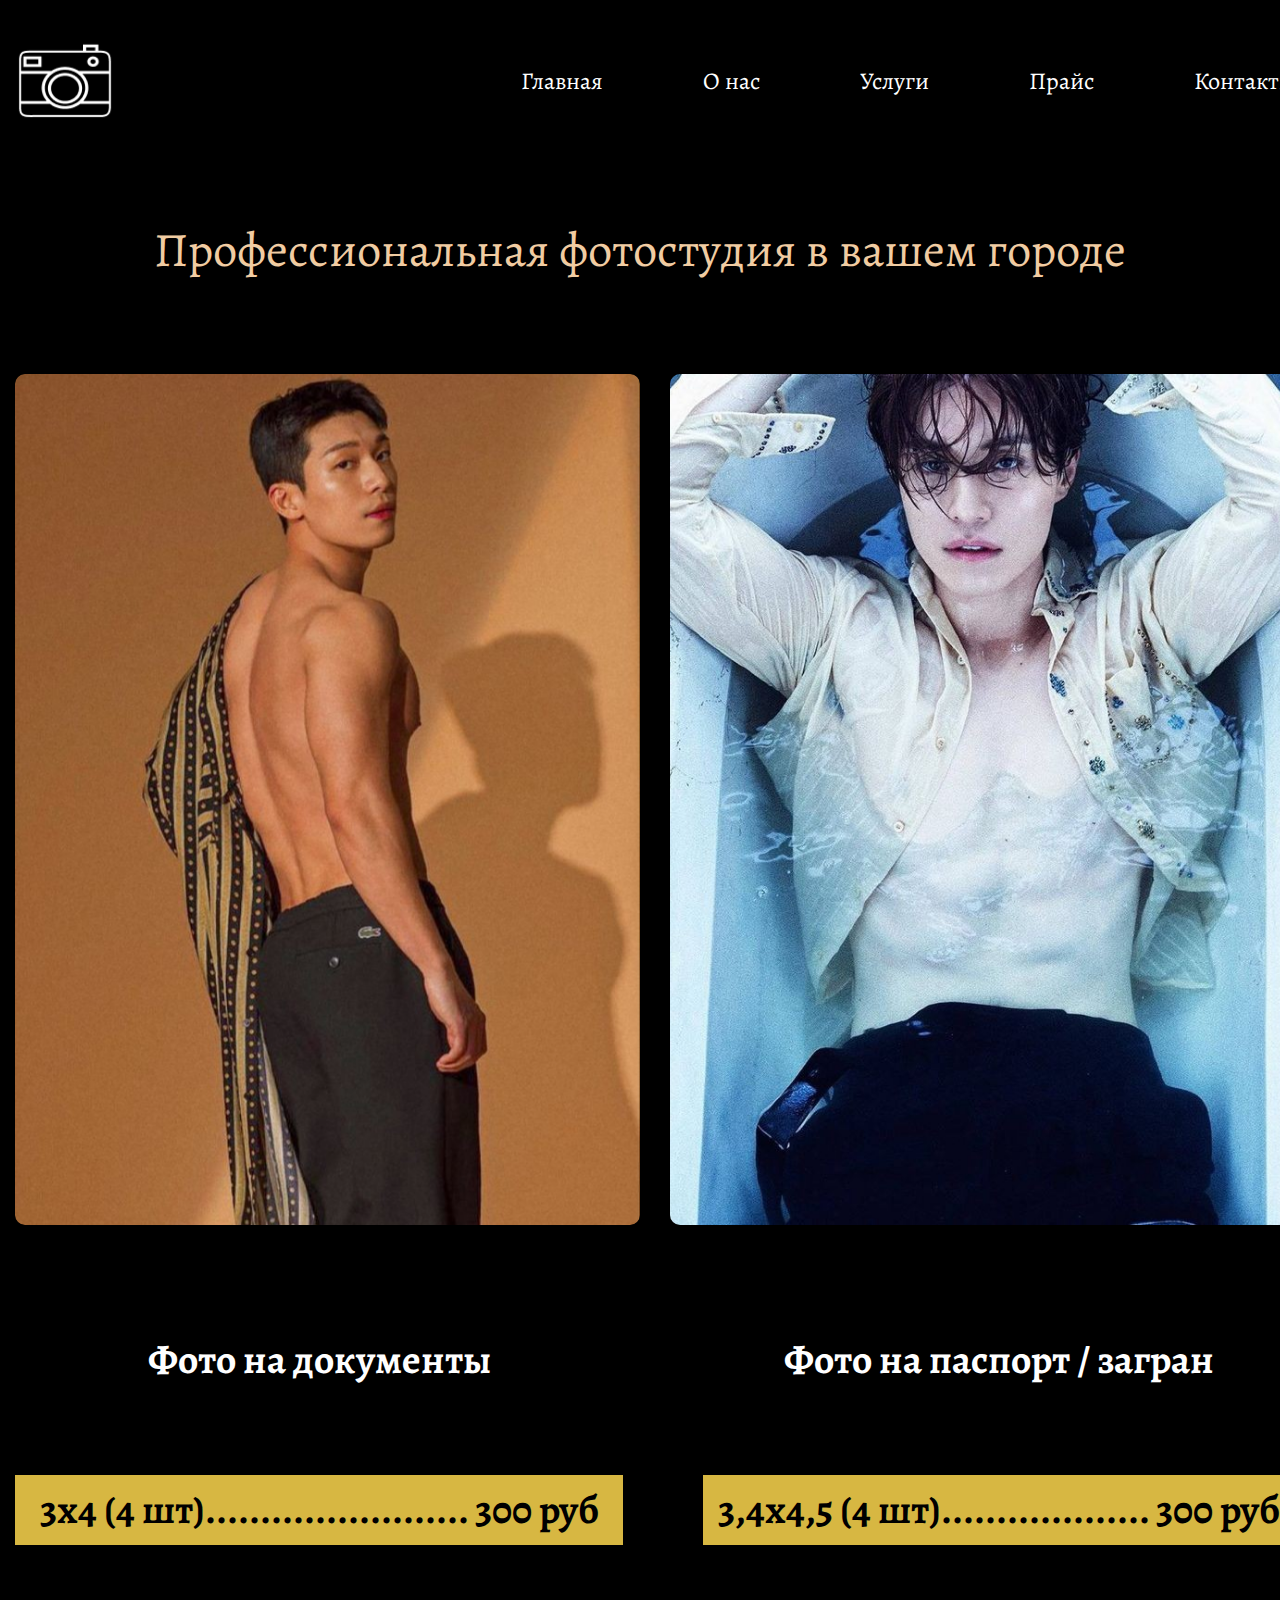
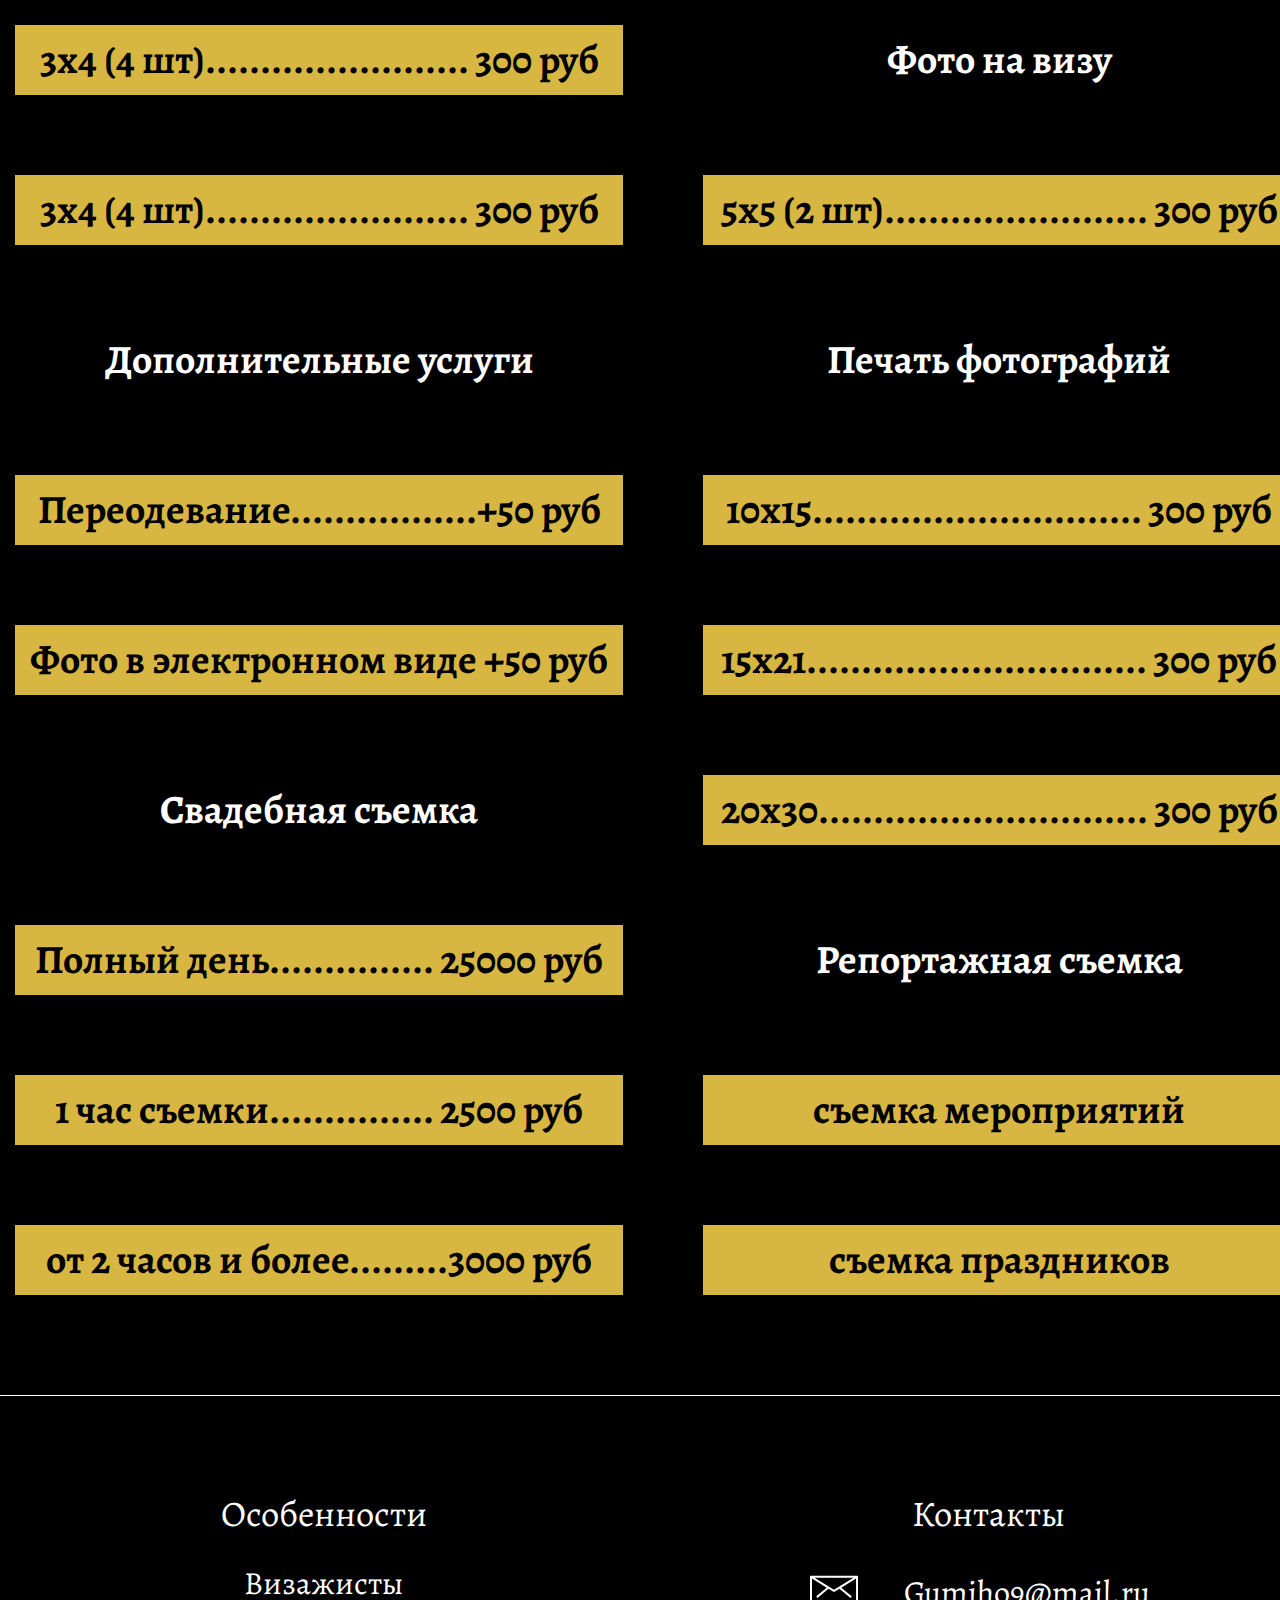
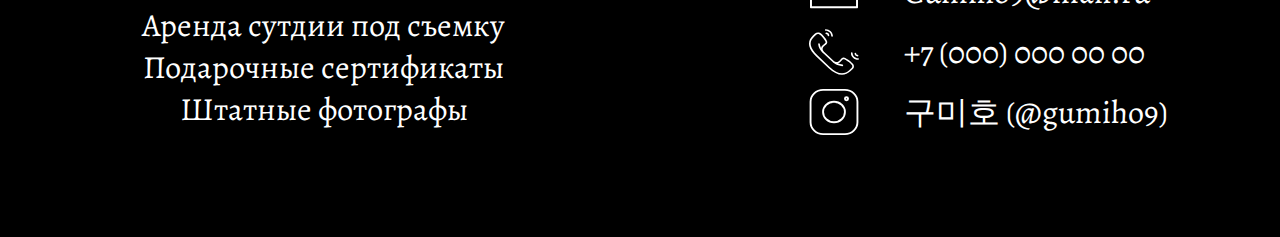
<file: price.html>
<!doctype html>
<html lang="ru">
<head>
  <meta charset="UTF-8">
  <meta name="viewport"
        content="width=device-width, user-scalable=no, initial-scale=1.0, maximum-scale=1.0, minimum-scale=1.0">
  <meta http-equiv="X-UA-Compatible" content="ie=edge">
  <link rel="preconnect" href="https://fonts.googleapis.com">
  <link rel="preconnect" href="https://fonts.gstatic.com" crossorigin>
  <link href="https://fonts.googleapis.com/css2?family=Alegreya:wght@400;700&display=swap" rel="stylesheet">
  <link rel="stylesheet" href="./style/global.css">
  <link rel="stylesheet" href="./style/pages/price.css">
  <title>Профессиональная фотостудия</title>
</head>
<body>
<header class="header">
  <div class="header__wrapper _container">
    <div class="header-logo">
      <a href="index.html" title="Вернуться на главную">
        <img src="./assets/img/header/logo.png" alt="Логотип">
      </a>
    </div>
    <nav class="header-nav">
      <ul class="header-nav-list">
        <li class="header-nav-list-item">
          <a href="index.html" title="Главная">Главная</a>
        </li>
        <li class="header-nav-list-item">
          <a href="about.html" title="О нас">О нас</a>
        </li>
        <li class="header-nav-list-item">
          <a href="services.html" title="Услуги">Услуги</a>
        </li>
        <li class="header-nav-list-item">
          <a href="price.html" title="Прайс">Прайс</a>
        </li>
        <li class="header-nav-list-item">
          <a href="contacts.html" title="Контакты">Контакты</a>
        </li>
      </ul>
    </nav>
  </div>
</header>
<main class="page-content">
  <h1 class="title _page-title">Профессиональная
    фотостудия в вашем городе </h1>
  <div class="price-page">
    <div class="price-page__wrapper _container">
      <div class="price-images">
        <img src="./assets/img/price/img1.png" alt="Фото">
        <img src="./assets/img/price/img2.png" alt="Фото">
      </div>
      <div class="price-list">
        <div class="price-list-group">
          <ul class="price-list-group-list">
            <li class="price-list-group-list-item">
              <h3 class="price-list-group-list-item__title">Фото на документы</h3>
              <ul class="price-list-group-list-item-data-list">
                <li class="price-list-group-list-item-data-list-item">3х4 (4 шт)........................ 300 руб</li>
                <li class="price-list-group-list-item-data-list-item">3х4 (4 шт)........................ 300 руб</li>
                <li class="price-list-group-list-item-data-list-item">3х4 (4 шт)........................ 300 руб</li>
              </ul>
            </li>
            <li class="price-list-group-list-item">
              <h3 class="price-list-group-list-item__title">Дополнительные услуги</h3>
              <ul class="price-list-group-list-item-data-list">
                <li class="price-list-group-list-item-data-list-item">Переодевание.................+50 руб</li>
                <li class="price-list-group-list-item-data-list-item">Фото в электронном виде +50 руб</li>
              </ul>
            </li>
            <li class="price-list-group-list-item">
              <h3 class="price-list-group-list-item__title">Свадебная съемка</h3>
              <ul class="price-list-group-list-item-data-list">
                <li class="price-list-group-list-item-data-list-item">Полный день............... 25000 руб</li>
                <li class="price-list-group-list-item-data-list-item">1 час съемки............... 2500 руб</li>
                <li class="price-list-group-list-item-data-list-item">от 2 часов и более.........3000 руб</li>
              </ul>
            </li>
          </ul>
        </div>
        <div class="price-list-group">
          <ul class="price-list-group-list">
            <li class="price-list-group-list-item">
              <h3 class="price-list-group-list-item__title">Фото на паспорт / загран</h3>
              <ul class="price-list-group-list-item-data-list">
                <li class="price-list-group-list-item-data-list-item">3,4х4,5 (4 шт)................... 300 руб</li>
              </ul>
            </li>
            <li class="price-list-group-list-item">
              <h3 class="price-list-group-list-item__title">Фото на визу </h3>
              <ul class="price-list-group-list-item-data-list">
                <li class="price-list-group-list-item-data-list-item">5х5 (2 шт)........................ 300 руб</li>
              </ul>
            </li>
            <li class="price-list-group-list-item">
              <h3 class="price-list-group-list-item__title">Печать фотографий</h3>
              <ul class="price-list-group-list-item-data-list">
                <li class="price-list-group-list-item-data-list-item">10х15.............................. 300 руб</li>
                <li class="price-list-group-list-item-data-list-item">15х21............................... 300 руб</li>
                <li class="price-list-group-list-item-data-list-item">20х30.............................. 300 руб</li>
              </ul>
            </li>
            <li class="price-list-group-list-item">
              <h3 class="price-list-group-list-item__title">Репортажная съемка</h3>
              <ul class="price-list-group-list-item-data-list">
                <li class="price-list-group-list-item-data-list-item">съемка мероприятий</li>
                <li class="price-list-group-list-item-data-list-item">съемка праздников</li>
              </ul>
            </li>
          </ul>
        </div>
      </div>
    </div>
  </div>
</main>
<footer class="footer">
  <div class="footer__wrapper _container">
    <nav class="footer-nav">
      <ul class="footer-nav-list">
        <li class="footer-nav-list-item">
          <h3 class="footer-nav-list-item-title">Особенности</h3>
          <ul class="footer-nav-list-item-list">
            <li class="footer-nav-list-item-list-link">
              <a href="index.html" title="Визажисты">Визажисты</a>
            </li>
            <li class="footer-nav-list-item-list-link">
              <a href="index.html" title="Аренда сутдии под съемку">Аренда сутдии под съемку</a>
            </li>
            <li class="footer-nav-list-item-list-link">
              <a href="index.html" title="Подарочные сертификаты">Подарочные сертификаты</a>
            </li>
            <li class="footer-nav-list-item-list-link">
              <a href="index.html" title="Штатные фотографы">Штатные фотографы</a>
            </li>
          </ul>
        </li>
        <li class="footer-nav-list-item">
          <h3 class="footer-nav-list-item-title">Контакты</h3>
          <ul class="footer-nav-list-item-list">
            <li class="footer-nav-list-item-list-link">
              <a href="mailto:Gumiho9@mail.ru" title="Gumiho9@mail.ru">
                  <span><svg width="48" height="50" viewBox="0 0 48 50" fill="none" xmlns="http://www.w3.org/2000/svg">
                    <g clip-path="url(#clip0_17_10)">
                      <path
                        d="M47.021 8.67358H0.980202C0.439272 8.67358 0.000610352 9.13052 0.000610352 9.69399V40.3062C0.000610352 40.8697 0.439272 41.3266 0.980202 41.3266H47.021C47.562 41.3266 48.0006 40.8697 48.0006 40.3062V9.69399C48.0006 9.13052 47.562 8.67358 47.021 8.67358ZM43.4627 10.7144L24.0006 22.792L4.53847 10.7144H43.4627ZM46.0414 39.2858H1.95979V11.4896L16.7327 20.6572L6.24972 29.3021L7.46579 30.9023L18.5338 21.775L23.4992 24.8563C23.6537 24.9522 23.8271 25.0001 24.0006 25.0001C24.1741 25.0001 24.3475 24.9522 24.502 24.8563L29.4673 21.775L40.5353 30.9023L41.7514 29.3021L31.2685 20.6573L46.0414 11.4896V39.2858Z"
                        fill="white"/>
                    </g>
                    <defs>
                      <clipPath id="clip0_17_10">
                        <rect width="48" height="50" fill="white" transform="translate(0.000610352)"/>
                      </clipPath>
                    </defs>
                  </svg>
                  </span>
                <i>Gumiho9@mail.ru</i>
              </a>
            </li>
            <li class="footer-nav-list-item-list-link">
              <a href="tel:+70000000000" title="Аренда сутдии под съемку">
                  <span><svg width="53" height="50" viewBox="0 0 53 50" fill="none" xmlns="http://www.w3.org/2000/svg">
                    <g clip-path="url(#clip0_17_29)">
                      <path
                        d="M52.1173 31.6589C48.8579 31.6589 46.2054 29.1565 46.2054 26.0816C46.2054 25.6208 45.8105 25.2483 45.3221 25.2483C44.8336 25.2483 44.4388 25.6208 44.4388 26.0816C44.4388 30.0765 47.8828 33.3255 52.1173 33.3255C52.6058 33.3255 53.0006 32.953 53.0006 32.4922C53.0006 32.0314 52.6049 31.6589 52.1173 31.6589Z"
                        fill="white"/>
                      <path
                        d="M51.4584 29.7072C51.9468 29.7072 52.3417 29.3348 52.3417 28.8739C52.3417 28.4131 51.9468 28.0406 51.4584 28.0406C50.6758 28.0406 50.0407 27.4407 50.0407 26.7032C50.0407 26.2424 49.6458 25.8699 49.1574 25.8699C48.6689 25.8699 48.274 26.2424 48.274 26.7032C48.2732 28.3598 49.7015 29.7072 51.4584 29.7072Z"
                        fill="white"/>
                      <path
                        d="M17.6685 2.49327C20.9287 2.49327 23.5804 4.99569 23.5804 8.07059C23.5804 8.5314 23.9761 8.90389 24.4637 8.90389C24.9513 8.90389 25.347 8.5314 25.347 8.07059C25.347 4.07572 21.9021 0.82666 17.6685 0.82666C17.1809 0.82666 16.7852 1.19915 16.7852 1.65997C16.7852 2.12078 17.18 2.49327 17.6685 2.49327Z"
                        fill="white"/>
                      <path
                        d="M17.4441 5.27813C17.4441 5.73895 17.8398 6.11144 18.3274 6.11144C19.1091 6.11144 19.7442 6.71142 19.7442 7.44889C19.7442 7.90971 20.1399 8.2822 20.6275 8.2822C21.1151 8.2822 21.5108 7.90971 21.5108 7.44889C21.5108 5.79228 20.0825 4.44482 18.3274 4.44482C17.8398 4.44482 17.4441 4.81731 17.4441 5.27813Z"
                        fill="white"/>
                      <path
                        d="M38.9331 31.5731C37.806 30.9665 36.6392 30.7748 35.6463 31.0348C34.9008 31.2298 34.2931 31.6748 33.8833 32.3231C32.9823 33.3397 31.864 34.528 31.5937 34.7122C29.503 36.0488 27.8397 35.8913 26.0342 34.188L15.8886 24.6175C14.0822 22.9134 13.9162 21.3443 15.3312 19.3752C15.5291 19.1169 16.7887 18.0627 17.8663 17.2119C18.5535 16.8253 19.0252 16.252 19.2319 15.5487C19.5066 14.6129 19.3043 13.5121 18.656 12.4396C18.5032 12.1929 14.8657 6.38147 11.5145 4.70902C9.81323 3.85989 7.75602 4.15154 6.39485 5.43567L4.15214 7.54893C0.606555 10.8938 -0.676886 14.6845 0.335381 18.8152C1.17982 22.2584 3.6407 25.9225 7.6509 29.7049L20.6399 41.9594C25.7295 46.761 30.5841 49.1725 35.036 49.1725C38.3051 49.1725 41.3578 47.8709 44.1261 45.2602L46.367 43.1461C47.7282 41.862 48.0382 39.9212 47.1372 38.3162C45.3636 35.1538 39.2043 31.7231 38.9331 31.5731ZM45.118 41.9678L42.8771 44.0819C37.0746 49.5542 30.0135 48.4442 21.8898 40.7812L8.89989 28.5266C5.1273 24.9675 2.82541 21.5735 2.05694 18.4402C1.17805 14.8562 2.27247 11.6805 5.40113 8.72806L7.64207 6.61396C8.1429 6.14231 8.80185 5.89565 9.47051 5.89565C9.88301 5.89565 10.2999 5.98898 10.6859 6.18231C13.5947 7.63476 17.0952 13.2271 17.1252 13.2746C17.5218 13.9304 17.6729 14.6145 17.5289 15.1045C17.4406 15.4045 17.2427 15.6328 16.9247 15.8012L16.7922 15.8878C16.0388 16.4811 14.2456 17.9161 13.8702 18.4386C13.3297 19.1919 12.971 19.9319 12.7829 20.6593C12.1549 19.4777 11.647 18.1094 11.48 16.592C11.4297 16.1353 10.9951 15.8128 10.5102 15.8487C10.0252 15.897 9.6719 16.3061 9.72225 16.7645C10.36 22.5584 15.136 26.33 15.3392 26.4875C15.3613 26.5041 15.3869 26.5108 15.4098 26.525L24.7843 35.3688C24.8241 35.4063 24.8656 35.4397 24.9054 35.4763C24.9363 35.5188 24.9566 35.5663 24.9972 35.6047C25.1642 35.7605 29.1523 39.4104 35.2427 40.007C35.2736 40.0095 35.3045 40.0112 35.3345 40.0112C35.7815 40.0112 36.1648 39.692 36.2125 39.2645C36.2629 38.8062 35.9104 38.3971 35.4246 38.3487C33.5573 38.1662 31.9029 37.6496 30.5241 37.0504C31.1998 36.8588 31.887 36.5405 32.5839 36.0955C33.1386 35.7405 34.6597 34.0497 35.2877 33.3389L35.3796 33.2131C35.558 32.9139 35.8 32.7273 36.118 32.6431C36.6374 32.5106 37.3626 32.6498 38.0489 33.0181C38.1081 33.0514 44.036 36.3538 45.5756 39.0979C46.1108 40.0503 45.9271 41.2045 45.118 41.9678Z"
                        fill="white"/>
                    </g>
                    <defs>
                      <clipPath id="clip0_17_29">
                        <rect width="53" height="50" fill="white" transform="translate(0.000610352)"/>
                      </clipPath>
                    </defs>
                  </svg>
                  </span>
                <i>+7 (000) 000 00 00</i>
              </a>
            </li>
            <li class="footer-nav-list-item-list-link">
              <a href="index.html" title="구미호 (@gumiho9)" rel="noopener" target="_blank">
                  <span><svg width="53" height="50" viewBox="0 0 53 50" fill="none" xmlns="http://www.w3.org/2000/svg">
                    <g clip-path="url(#clip0_17_51)">
                      <path
                        d="M38.0944 48.4375H14.9069C7.61936 48.4375 1.65686 42.8125 1.65686 35.9375V14.0625C1.65686 7.1875 7.61936 1.5625 14.9069 1.5625H38.0944C45.3819 1.5625 51.3444 7.1875 51.3444 14.0625V35.9375C51.3444 42.8125 45.3819 48.4375 38.0944 48.4375Z"
                        stroke="white" stroke-width="2" stroke-miterlimit="10" stroke-linecap="round"
                        stroke-linejoin="round"/>
                      <path
                        d="M26.5006 35.9375C32.9037 35.9375 38.0944 31.0406 38.0944 25C38.0944 18.9594 32.9037 14.0625 26.5006 14.0625C20.0976 14.0625 14.9069 18.9594 14.9069 25C14.9069 31.0406 20.0976 35.9375 26.5006 35.9375Z"
                        stroke="white" stroke-width="2" stroke-miterlimit="10" stroke-linecap="round"
                        stroke-linejoin="round"/>
                      <path
                        d="M39.7506 12.5C40.6653 12.5 41.4069 11.8004 41.4069 10.9375C41.4069 10.0746 40.6653 9.375 39.7506 9.375C38.8359 9.375 38.0944 10.0746 38.0944 10.9375C38.0944 11.8004 38.8359 12.5 39.7506 12.5Z"
                        stroke="white" stroke-width="2" stroke-miterlimit="10" stroke-linecap="round"
                        stroke-linejoin="round"/>
                    </g>
                    <defs>
                      <clipPath id="clip0_17_51">
                        <rect width="53" height="50" fill="white" transform="translate(0.000610352)"/>
                      </clipPath>
                    </defs>
                  </svg>
                  </span>
                <i>구미호 (@gumiho9)</i>
              </a>
            </li>
          </ul>
        </li>
      </ul>
    </nav>
  </div>
</footer>
</body>
</html>
</file>
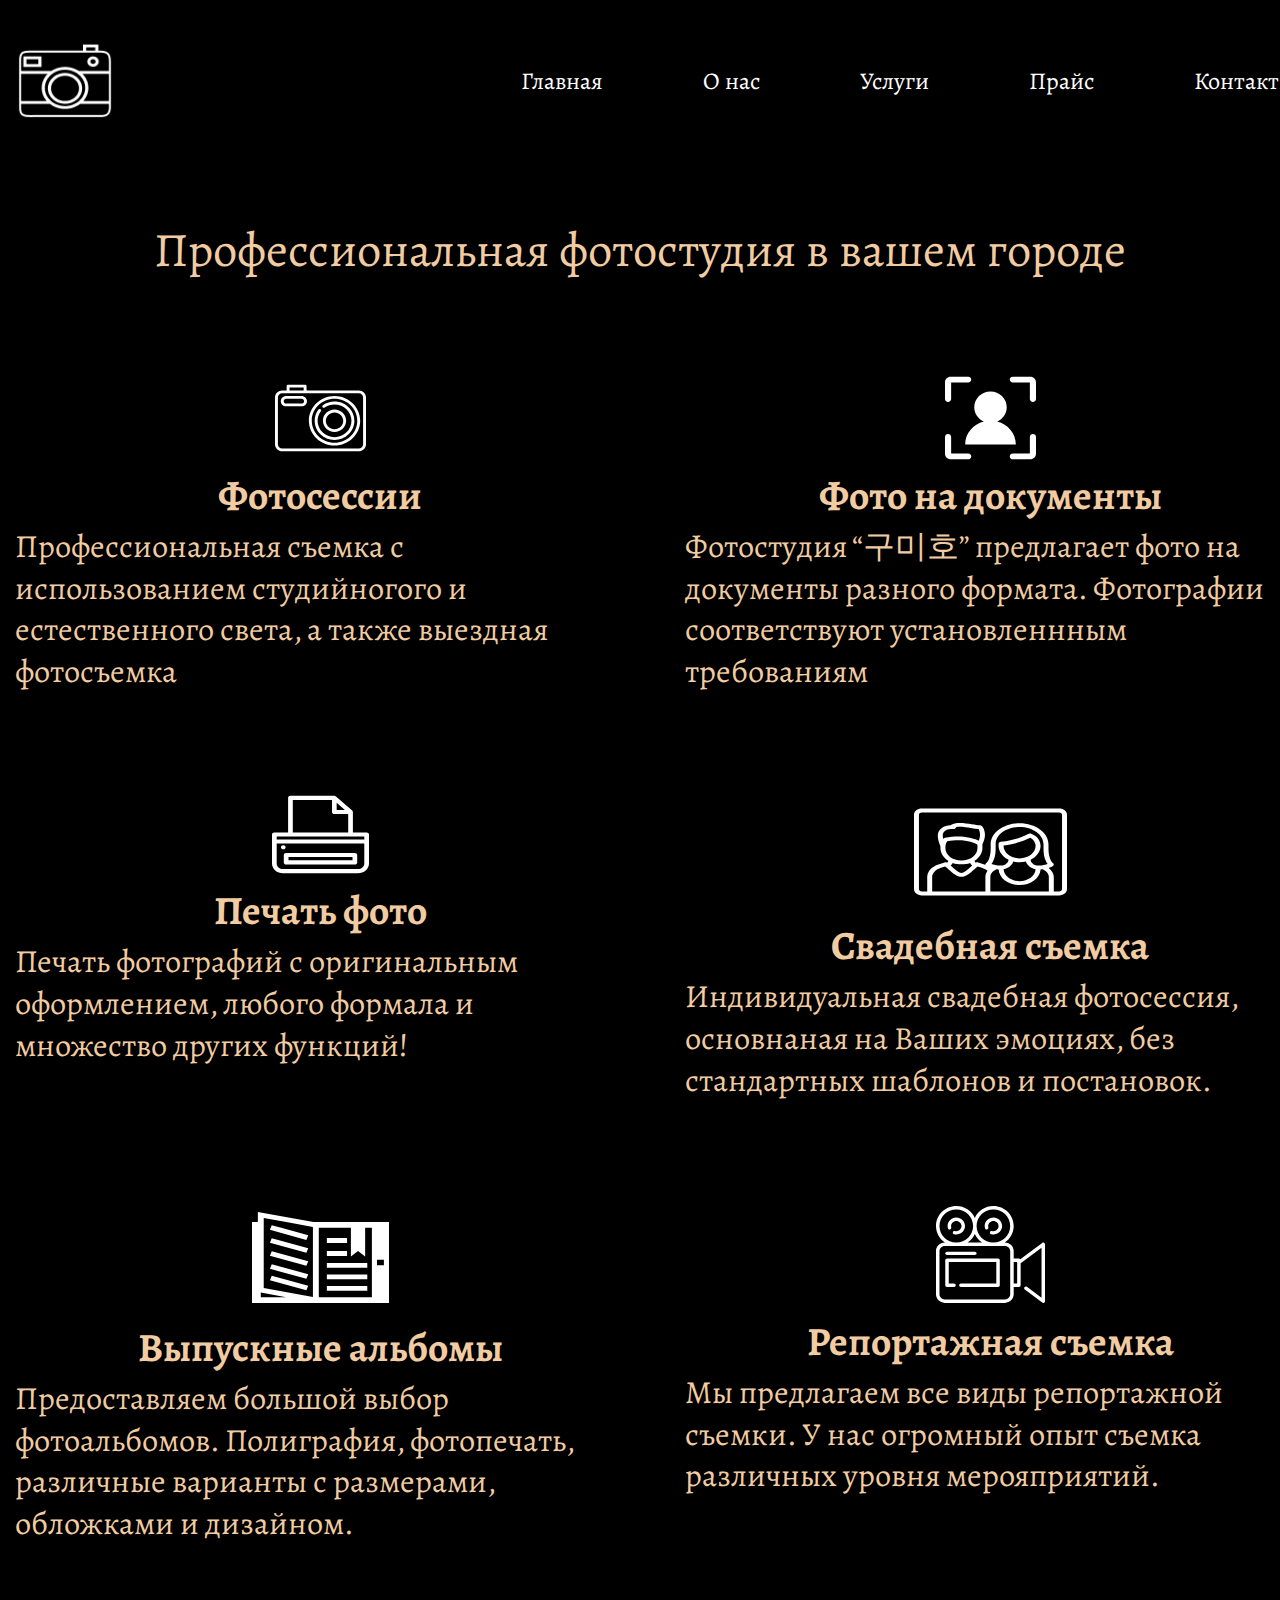
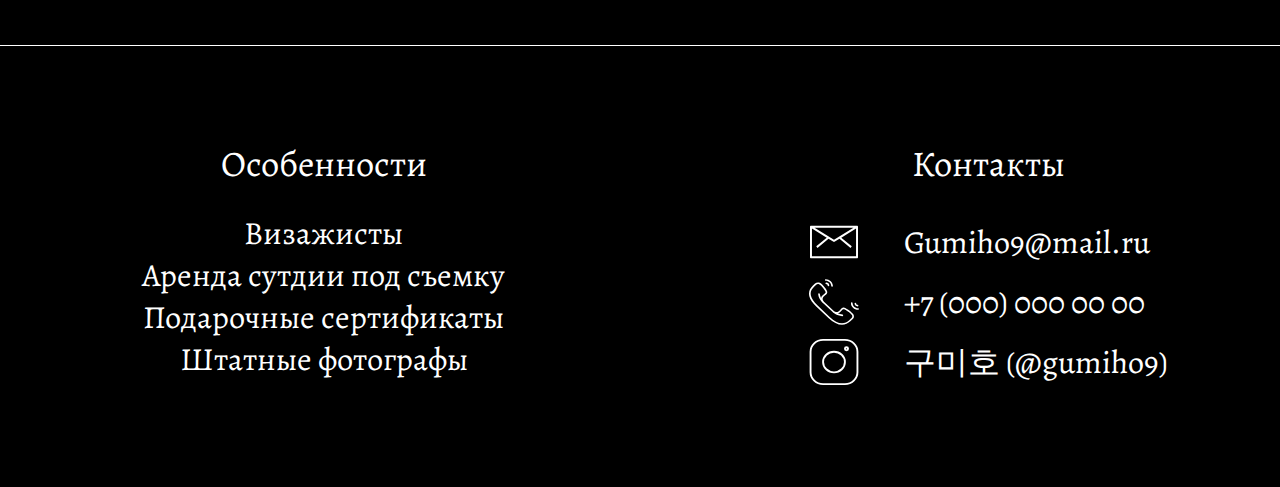
<file: services.html>
<!doctype html>
<html lang="ru">
<head>
  <meta charset="UTF-8">
  <meta name="viewport"
        content="width=device-width, user-scalable=no, initial-scale=1.0, maximum-scale=1.0, minimum-scale=1.0">
  <meta http-equiv="X-UA-Compatible" content="ie=edge">
  <link rel="preconnect" href="https://fonts.googleapis.com">
  <link rel="preconnect" href="https://fonts.gstatic.com" crossorigin>
  <link href="https://fonts.googleapis.com/css2?family=Alegreya:wght@400;700&display=swap" rel="stylesheet">
  <link rel="stylesheet" href="./style/global.css">
  <link rel="stylesheet" href="./style/pages/services.css">
  <title>Профессиональная фотостудия</title>
</head>
<body>
<div class="wrapper">
  <header class="header">
    <div class="header__wrapper _container">
      <div class="header-logo">
        <a href="index.html" title="Вернуться на главную">
          <img src="./assets/img/header/logo.png" alt="Логотип">
        </a>
      </div>
      <nav class="header-nav">
        <ul class="header-nav-list">
          <li class="header-nav-list-item">
            <a href="index.html" title="Главная">Главная</a>
          </li>
          <li class="header-nav-list-item">
            <a href="about.html" title="О нас">О нас</a>
          </li>
          <li class="header-nav-list-item">
            <a href="services.html" title="Услуги">Услуги</a>
          </li>
          <li class="header-nav-list-item">
            <a href="price.html" title="Прайс">Прайс</a>
          </li>
          <li class="header-nav-list-item">
            <a href="contacts.html" title="Контакты">Контакты</a>
          </li>

        </ul>
      </nav>
    </div>
  </header>
  <main class="page-content">
    <h1 class="title _page-title">Профессиональная
      фотостудия в вашем городе </h1>
    <div class="services-page">
      <div class="services-page__wrapper _container">
        <div class="features">
          <div class="features__wrapper">
            <ul class="features-list">
              <li class="features-list-item">
                <div class="features-list-item__icon">
                  <svg width="91" height="88" viewBox="0 0 91 88" fill="none" xmlns="http://www.w3.org/2000/svg">
                    <path
                      d="M59.5372 22C45.3913 22 33.8829 33.129 33.8829 46.8085C33.8829 60.488 45.3913 71.617 59.5372 71.617C73.683 71.617 85.1914 60.488 85.1914 46.8085C85.1914 33.129 73.683 22 59.5372 22ZM59.5372 68.8085C46.9927 68.8085 36.7872 58.9394 36.7872 46.8085C36.7872 34.6776 46.9927 24.8085 59.5372 24.8085C72.0816 24.8085 82.2872 34.6776 82.2872 46.8085C82.2872 58.9394 72.0816 68.8085 59.5372 68.8085Z"
                      fill="white"/>
                    <path
                      d="M71.1542 46.8085C71.1542 40.6141 65.9428 35.5745 59.5372 35.5745C53.1316 35.5745 47.9202 40.6141 47.9202 46.8085C47.9202 53.003 53.1316 58.0425 59.5372 58.0425C65.9428 58.0425 71.1542 53.003 71.1542 46.8085ZM50.8244 46.8085C50.8244 42.1627 54.733 38.383 59.5372 38.383C64.3414 38.383 68.25 42.1627 68.25 46.8085C68.25 51.4543 64.3414 55.234 59.5372 55.234C54.733 55.234 50.8244 51.4543 50.8244 46.8085Z"
                      fill="white"/>
                    <path
                      d="M83.7394 16.383H31.584V12.1702C31.584 11.3947 30.9338 10.766 30.1318 10.766H13.0691C12.2672 10.766 11.617 11.3947 11.617 12.1702V16.383H7.26064C3.25703 16.383 0 19.5326 0 23.4043V70.2128C0 74.0844 3.25703 77.234 7.26064 77.234H83.7394C87.743 77.234 91 74.0844 91 70.2128V23.4043C91 19.5326 87.743 16.383 83.7394 16.383ZM14.5213 13.5745H28.6797V16.383H14.5213V13.5745ZM88.0957 70.2128C88.0957 72.5358 86.1416 74.4255 83.7394 74.4255H7.26064C4.85843 74.4255 2.90426 72.5358 2.90426 70.2128V23.4043C2.90426 21.0812 4.85843 19.1915 7.26064 19.1915H83.7394C86.1416 19.1915 88.0957 21.0812 88.0957 23.4043V70.2128Z"
                      fill="white"/>
                    <path
                      d="M59.5373 27.617C55.329 27.617 51.3049 28.8808 47.9001 31.272C47.2511 31.7277 47.1073 32.6059 47.5785 33.2335C48.0496 33.8609 48.9577 34.0004 49.6068 33.5445C52.5123 31.504 55.9463 30.4255 59.5375 30.4255C68.8791 30.4255 76.479 37.7748 76.479 46.8085C76.479 55.8422 68.8791 63.1915 59.5375 63.1915C50.1958 63.1915 42.5958 55.8422 42.5958 46.8085C42.5958 43.3359 43.711 40.0151 45.8212 37.2053C46.2925 36.5777 46.1485 35.6995 45.4995 35.2438C44.8503 34.7881 43.9422 34.9274 43.4711 35.555C40.9984 38.8475 39.6915 42.739 39.6915 46.8085C39.6915 57.3908 48.5942 66 59.5373 66C70.4803 66 79.383 57.3908 79.383 46.8085C79.383 36.2262 70.4803 27.617 59.5373 27.617Z"
                      fill="white"/>
                    <path
                      d="M26.6223 22H11.1329C8.19693 22 5.80847 24.3097 5.80847 27.1489C5.80847 29.9882 8.19693 32.2979 11.1329 32.2979H26.6223C29.5583 32.2979 31.9468 29.9882 31.9468 27.1489C31.9468 24.3097 29.5583 22 26.6223 22ZM26.6223 29.4894H11.1329C9.79834 29.4894 8.71273 28.4395 8.71273 27.1489C8.71273 25.8583 9.79834 24.8085 11.1329 24.8085H26.6223C27.9569 24.8085 29.0425 25.8583 29.0425 27.1489C29.0425 28.4395 27.9569 29.4894 26.6223 29.4894Z"
                      fill="white"/>
                  </svg>
                </div>
                <h3 class="features-list-item__title">Фотосессии</h3>
                <p class="features-list-item__text">Профессиональная съемка
                  с использованием студийногого
                  и естественного света, а также выездная фотосъемка</p>
              </li>
              <li class="features-list-item">
                <div class="features-list-item__icon">
                  <svg width="91" height="88" viewBox="0 0 91 88" fill="none" xmlns="http://www.w3.org/2000/svg">
                    <path
                      d="M20.1664 70.472H70.8358C70.8358 59.5051 62.9365 50.2962 52.201 47.5258C57.8244 45.0579 61.7464 39.5903 61.7464 33.2309C61.7464 24.5539 54.4688 17.526 45.5062 17.526C36.5354 17.526 29.2639 24.5598 29.2639 33.2309C29.2639 39.5962 33.1819 45.0559 38.8093 47.5258C28.0656 50.2962 20.1664 59.5051 20.1664 70.472Z"
                      fill="white"/>
                    <path
                      d="M3.06728 28.0183C4.76042 28.0183 6.13456 26.6895 6.13456 25.0522V8.56824H23.1804C24.8736 8.56824 26.2477 7.2394 26.2477 5.60208C26.2477 3.96476 24.8736 2.63593 23.1804 2.63593H5.67446C2.5438 2.63593 0 5.09586 0 8.12332V25.0522C0 26.6895 1.37005 28.0183 3.06728 28.0183Z"
                      fill="white"/>
                    <path
                      d="M85.3255 2.63593H67.8175C66.1264 2.63593 64.7502 3.96476 64.7502 5.60208C64.7502 7.2394 66.1264 8.56824 67.8175 8.56824H84.8634V25.0522C84.8634 26.6895 86.2396 28.0183 87.9307 28.0183C89.6218 28.0183 90.998 26.6895 90.998 25.0522V8.1253C91 5.09982 88.4521 2.63593 85.3255 2.63593Z"
                      fill="white"/>
                    <path
                      d="M87.9326 59.9817C86.2395 59.9817 84.8654 61.3105 84.8654 62.9478V79.4317H67.8195C66.1263 79.4317 64.7522 80.7606 64.7522 82.3979C64.7522 84.0352 66.1263 85.3641 67.8195 85.3641H85.3234C88.452 85.3641 90.9999 82.9002 90.9999 79.8747V62.9478C90.9999 61.3105 89.6258 59.9817 87.9326 59.9817Z"
                      fill="white"/>
                    <path
                      d="M23.1804 79.4317H6.13456V62.9478C6.13456 61.3105 4.76042 59.9817 3.06728 59.9817C1.37005 59.9817 0 61.3105 0 62.9478V79.8747C0 82.9002 2.5438 85.3641 5.67446 85.3641H23.1804C24.8736 85.3641 26.2477 84.0352 26.2477 82.3979C26.2477 80.7606 24.8756 79.4317 23.1804 79.4317Z"
                      fill="white"/>
                  </svg>

                </div>
                <h3 class="features-list-item__title">Фото на документы</h3>
                <p class="features-list-item__text">Фотостудия “구미호” предлагает фото на документы разного формата.
                  Фотографии соответствуют установленнным требованиям</p>
              </li>
              <li class="features-list-item">
                <div class="features-list-item__icon">
                  <svg width="97" height="85" viewBox="0 0 97 85" fill="none" xmlns="http://www.w3.org/2000/svg">
                    <path
                      d="M94.653 40.3854H80.8879V20.0408H80.8823C80.882 19.5057 80.6492 18.9798 80.2002 18.5864L63.9846 4.37887C63.5359 3.98563 62.9357 3.78181 62.3253 3.78161V3.77667H18.457C17.1607 3.77667 16.11 4.69744 16.11 5.83334V40.3854H2.34703C1.05076 40.3854 0 41.3062 0 42.4421V71.421C0 76.826 5.01794 81.2231 11.1859 81.2231H85.8141C91.9821 81.2231 97 76.826 97 71.421V42.4421C97 41.3062 95.9492 40.3854 94.653 40.3854ZM64.6723 10.7982L72.874 17.9842H64.6723V10.7982ZM20.804 7.89002H59.9782V20.0408C59.9782 21.1767 61.0292 22.0975 62.3253 22.0975H76.1938V40.3854H20.804V7.89002ZM92.3059 44.4988V47.3781H4.69405V44.4988H92.3059ZM85.8141 77.11H11.1859C7.60624 77.11 4.69405 74.5581 4.69405 71.4212V51.4917H92.3059V71.4212C92.3059 74.5581 89.3938 77.11 85.8141 77.11Z"
                      fill="white"/>
                    <path
                      d="M82.8514 60.9361H14.1485C12.8523 60.9361 11.8015 61.8569 11.8015 62.9928V70.4128C11.8015 71.5487 12.8523 72.4695 14.1485 72.4695H82.8514C84.1474 72.4695 85.1984 71.5487 85.1984 70.4128V62.9928C85.1984 61.8569 84.1474 60.9361 82.8514 60.9361ZM80.5044 68.3562H16.4956V65.0495H80.5044V68.3562Z"
                      fill="white"/>
                    <path
                      d="M13.612 55.1935C13.612 54.6526 13.3632 54.122 12.9243 53.7394C12.4878 53.3569 11.8823 53.1368 11.265 53.1368C10.6477 53.1368 10.0422 53.3569 9.60565 53.7394C9.1691 54.122 8.91797 54.6526 8.91797 55.1935C8.91797 55.7344 9.1691 56.265 9.60565 56.6476C10.0422 57.0301 10.6477 57.2502 11.265 57.2502C11.8823 57.2502 12.4878 57.0301 12.9243 56.6476C13.3635 56.265 13.612 55.7346 13.612 55.1935Z"
                      fill="white"/>
                  </svg>
                </div>
                <h3 class="features-list-item__title">Печать фото</h3>
                <p class="features-list-item__text">Печать фотографий с оригинальным оформлением, любого формала и
                  множество
                  других функций!</p>
              </li>
              <li class="features-list-item">
                <div class="features-list-item__icon">
                  <svg width="153" height="120" viewBox="0 0 153 120" fill="none" xmlns="http://www.w3.org/2000/svg">
                    <path
                      d="M145.234 16.5875H7.76566C3.48364 16.5875 0 19.3197 0 22.6782V97.3218C0 100.68 3.48364 103.413 7.76566 103.413H145.234C149.516 103.413 153 100.68 153 97.3218V22.6782C153 19.3197 149.516 16.5875 145.234 16.5875ZM28.7495 43.3379C28.7495 40.2718 31.7777 37.1002 36.8456 37.1002H39.4892C40.8434 37.1002 41.9422 36.248 41.9653 35.1901C45.7982 34.2329 51.5934 35.1794 56.8407 36.0366C59.6089 36.4886 62.2502 36.9201 64.5366 37.0562C65.6139 38.7307 67.1346 42.9333 64.7821 48.6837C59.899 46.2902 48.731 42.4867 31.0058 45.6645C30.1823 45.8123 29.5501 46.2664 29.2577 46.8381C29.2273 46.8814 29.1929 46.9312 29.1559 46.9853C28.9137 45.8146 28.7495 44.5698 28.7495 43.3379ZM31.3895 54.8659C31.3895 52.5649 32.5725 50.3357 33.24 49.2612C43.8727 47.5205 51.6281 48.6065 56.3162 49.8549C59.9558 50.8245 62.3434 52.0331 63.4692 52.6854V55.9034C63.4692 62.8404 56.2739 68.4837 47.4293 68.4837C38.5848 68.4837 31.3891 62.8404 31.3891 55.9034V54.8659H31.3895ZM47.4293 72.3714C50.528 72.3714 53.4694 71.838 56.1196 70.8886C56.6553 71.9798 57.4695 72.834 58.2368 73.4273C57.6807 73.899 57.1136 74.3907 56.5353 74.8937C53.7853 77.286 49.6295 80.9013 47.4201 80.9013C45.2107 80.9013 41.0546 77.2862 38.3049 74.8937C37.7266 74.3909 37.1598 73.8993 36.6037 73.4276C37.3726 72.833 38.1882 71.9769 38.7242 70.8832C41.3781 71.8359 44.3247 72.3714 47.4293 72.3714ZM34.6233 77.4975C38.7444 81.0822 43.0056 84.7892 47.4201 84.7892C51.8346 84.7892 56.0958 81.0822 60.2169 77.4975C61.4865 76.3931 62.7039 75.3338 63.7561 74.5477L68.6008 76.1116C68.6577 76.13 68.7155 76.1469 68.774 76.1616C70.4848 76.6002 72.1711 77.5394 73.553 78.8014C72.1661 80.6535 71.3809 82.7412 71.3809 84.8532V99.5248H18.1749V84.8535C18.1749 81.2387 21.7888 77.2585 26.0662 76.1619C26.1247 76.1469 26.1825 76.1303 26.2393 76.1119L31.0841 74.548C32.1366 75.3338 33.354 76.3931 34.6233 77.4975ZM133.652 71.9648C131.731 72.7078 128.494 73.6069 124.085 73.6069C119.553 73.6069 116.679 69.7586 116.679 68.1343C116.679 68.0216 116.664 67.9117 116.641 67.8044C122.597 64.8964 126.571 59.7172 126.571 53.8214C126.571 48.4575 122.885 43.6769 117.18 41.6431C116.443 41.3803 115.588 41.4166 114.891 41.7406L114.211 42.0573C108.238 44.8414 100.058 48.6547 86.8065 49.7738C85.5475 49.8801 84.5935 50.7136 84.5935 51.7065V53.8214C84.5935 59.7167 88.5675 64.8954 94.5219 67.8036C94.4985 67.9115 94.4833 68.0216 94.4833 68.1346C94.4833 69.7591 91.609 73.6072 87.0772 73.6072C82.6256 73.6072 79.409 72.7159 77.5029 71.9741C79.3188 69.6744 81.6412 65.1574 81.6412 57.0988V52.1451C81.6412 42.706 92.3809 35.0268 105.582 35.0268C118.782 35.0268 129.521 42.706 129.521 52.1451V57.0988C129.521 65.1465 131.838 69.6622 133.652 71.9648ZM134.828 84.8535V99.5248H76.3374V84.8535C76.3374 81.8493 78.8479 78.7851 82.5179 77.2152C83.19 77.2992 83.8913 77.3679 84.6255 77.4153C85.1774 86.1069 94.366 93.0454 105.583 93.0454C116.799 93.0454 125.988 86.1069 126.54 77.415C127.274 77.3673 127.975 77.2987 128.647 77.2147C132.318 78.7845 134.828 81.8483 134.828 84.8535ZM105.582 66.3955C96.7423 66.3955 89.5499 60.7547 89.5499 53.8212V53.4241C102.216 52.0318 110.543 48.2851 116.224 45.6407C119.534 47.2427 121.614 50.3471 121.614 53.8212C121.614 60.7547 114.423 66.3955 105.582 66.3955ZM99.2382 69.5127C101.241 70.0118 103.372 70.2832 105.583 70.2832C107.793 70.2832 109.923 70.0121 111.925 69.5132C112.785 72.6295 116.368 76.3423 121.585 77.2728C121.13 83.8865 114.127 89.1577 105.583 89.1577C97.038 89.1577 90.0354 83.8862 89.5803 77.2722C94.7962 76.341 98.378 72.6288 99.2382 69.5127ZM148.043 97.3218C148.043 98.5366 146.783 99.5248 145.234 99.5248H139.785V84.8535C139.785 81.5248 137.838 78.2582 134.653 75.8786C137.336 74.985 138.794 74.0392 138.906 73.9646C139.481 73.5833 139.848 73.0453 139.827 72.4554C139.807 71.8727 139.498 71.3549 138.912 70.9988C138.76 70.8811 137.744 70.0544 136.733 68.1323C135.704 66.1768 134.478 62.675 134.478 57.099V52.1453C134.478 40.5626 121.515 31.1394 105.582 31.1394C89.6478 31.1394 76.6844 40.5623 76.6844 52.1453V57.099C76.6844 62.6753 75.4581 66.1768 74.4294 68.1323C73.4182 70.0544 72.403 70.8809 72.25 70.9988C71.6648 71.3549 71.3552 71.8727 71.335 72.4554C71.3314 72.5655 71.3449 72.6728 71.3671 72.7788C71.0495 72.6736 70.7296 72.5759 70.4061 72.4909L64.225 70.4955C63.423 70.2365 62.5103 70.3286 61.8146 70.7298C61.4369 70.4615 60.6875 69.8076 60.513 68.7696C65.3307 65.7494 68.4257 61.1062 68.4257 55.9039V52.1427C73.5543 42.5733 69.6375 35.6143 67.8289 33.9121C67.358 33.4689 66.6604 33.2128 65.9248 33.2128C63.8618 33.2128 60.9419 32.7359 57.8509 32.2308C50.6347 31.0523 41.7462 29.6037 36.4487 33.2203C33.2925 33.2973 30.183 34.2863 27.8629 35.9658C25.2384 37.8658 23.7927 40.4838 23.7927 43.3379C23.7927 48.099 25.8197 52.8505 26.4326 54.1786V55.9034C26.4326 61.0997 29.5204 65.7385 34.3292 68.759C34.1583 69.8027 33.4049 70.4602 33.0259 70.7295C32.3299 70.3275 31.4172 70.2358 30.6152 70.495L24.4341 72.4904C18.1376 74.145 13.2181 79.559 13.2181 84.8535V99.5248H7.76566C6.21682 99.5248 4.9568 98.5366 4.9568 97.3218V22.6782C4.9568 21.4634 6.21682 20.4752 7.76566 20.4752H145.234C146.783 20.4752 148.043 21.4634 148.043 22.6782V97.3218Z"
                      fill="white"/>
                  </svg>

                </div>
                <h3 class="features-list-item__title">Свадебная съемка</h3>
                <p class="features-list-item__text">Индивидуальная свадебная фотосессия, основнаная на Ваших эмоциях,
                  без
                  стандартных шаблонов и постановок. </p>
              </li>
              <li class="features-list-item">
                <div class="features-list-item__icon">
                  <svg width="137" height="113" viewBox="0 0 137 113" fill="none" xmlns="http://www.w3.org/2000/svg">
                    <path
                      d="M74.858 73.4916H115.284V78.3365H74.858V73.4916ZM74.858 66.7841H115.284V61.9392H74.858V66.7841ZM95.0548 50.1192H74.858V54.9621H95.0548V50.1192ZM95.0548 37.1233H74.858V41.9682H95.0548V37.1233ZM74.858 89.8226H115.284V84.9776H74.858V89.8226ZM137 21.0557V101.954H66.7888V102.068L66.1954 101.954H0V21.0557H5.85135V10.9343L61.5083 21.0557H137ZM131.898 58.6477H129.959H124.991V64.3616H129.959H131.898V58.6477ZM11.7304 26.863V87.0848L60.9174 96.0385V26.863V25.9048L34.2406 21.0515L11.7304 16.9553V21.0494V26.863ZM34.2431 96.1484L8.79337 91.5129V96.1484H34.2431ZM66.7888 96.1484H119.899V26.8671H113.137V55.5636L106.008 50.113L98.8946 55.5636V26.8671H66.7939V96.1484H66.7888ZM56.2227 34.2818L29.2266 26.8671L19.7593 24.2684L18.7057 26.8671L17.8885 28.8624L54.3494 38.8758L56.2227 34.2818ZM56.2227 47.2674L19.7618 37.2539L17.9036 41.8521L54.367 51.8655L56.2227 47.2674ZM56.2227 60.2488L19.7618 50.2333L17.9036 54.8314L54.367 64.847L56.2227 60.2488ZM56.2227 73.2365L19.7618 63.2313L17.9036 67.8253L54.367 77.8305L56.2227 73.2365ZM56.2227 84.7329L19.7618 74.7132L17.9011 79.3113L54.3645 89.3269L56.2227 84.7329Z"
                      fill="white"/>
                  </svg>


                </div>
                <h3 class="features-list-item__title">Выпускные альбомы</h3>
                <p class="features-list-item__text">Предоставляем большой выбор фотоальбомов. Полиграфия, фотопечать,
                  различные варианты с размерами, обложками и дизайном.</p>
              </li>
              <li class="features-list-item">
                <div class="features-list-item__icon">
                  <svg width="109" height="107" viewBox="0 0 109 107" fill="none" xmlns="http://www.w3.org/2000/svg">
                    <path
                      d="M108.033 41.7251C107.44 41.4369 106.733 41.5035 106.207 41.8969L84.3545 58.2405C84.0424 57.7841 83.5116 57.4838 82.9096 57.4838H77.6914V50.0849C77.6914 45.3773 73.7902 41.5476 68.9946 41.5476H68.7487C74.1408 37.9631 77.6914 31.9022 77.6914 25.0422C77.6914 14.058 68.5882 5.12201 57.3988 5.12201C49.1323 5.12201 42.0055 10.0001 38.8456 16.9773C35.6861 10.0001 28.5591 5.12222 20.2926 5.12222C9.10322 5.12222 0 14.0582 0 25.0424C0 31.9024 3.5506 37.9633 8.9427 41.5478H8.69681C3.90123 41.5476 0 45.3775 0 50.0851V93.3406C0 98.0481 3.90123 101.878 8.69681 101.878H68.9948C73.7904 101.878 77.6916 98.0481 77.6916 93.3406V85.9417H82.9098C83.8703 85.9417 84.6491 85.1774 84.6491 84.2342V62.3138L105.522 46.7029V96.7228L90.9215 85.8031C90.1577 85.2319 89.0662 85.3759 88.4839 86.1266C87.9019 86.8764 88.049 87.9479 88.8132 88.5195L106.207 101.529C106.516 101.76 106.887 101.878 107.261 101.878C107.524 101.878 107.788 101.819 108.033 101.7C108.625 101.412 109 100.819 109 100.17V43.2553C109 42.6061 108.625 42.0133 108.033 41.7251ZM57.399 8.53703C66.6702 8.53703 74.213 15.9412 74.213 25.0424C74.213 34.1435 66.6704 41.5478 57.399 41.5478C48.1279 41.5478 40.5851 34.1437 40.5851 25.0424C40.5851 15.9412 48.1279 8.53703 57.399 8.53703ZM46.0492 41.5476H31.6426C34.7794 39.4626 37.2921 36.5385 38.846 33.1072C40.3997 36.5385 42.9122 39.4626 46.0492 41.5476ZM3.47864 25.0424C3.47864 15.9414 11.0212 8.53703 20.2926 8.53703C29.5638 8.53703 37.1065 15.9412 37.1065 25.0424C37.1065 34.1435 29.564 41.5478 20.2926 41.5478C11.0212 41.5478 3.47864 34.1435 3.47864 25.0424ZM74.213 93.3403C74.213 96.1648 71.8722 98.4628 68.9948 98.4628H8.69681C5.81938 98.4628 3.47864 96.1648 3.47864 93.3403V50.0851C3.47864 47.2607 5.81938 44.9627 8.69681 44.9627H68.9948C71.8722 44.9627 74.213 47.2607 74.213 50.0851V93.3403ZM81.1705 82.5266H77.6918V60.8988H81.1705V82.5266Z"
                      fill="white"/>
                    <path
                      d="M38.8457 50.6541H11.0159C10.0554 50.6541 9.27661 51.4184 9.27661 52.3615C9.27661 53.3047 10.0554 54.069 11.0159 54.069H38.8457C39.8063 54.069 40.585 53.3047 40.585 52.3615C40.585 51.4184 39.8063 50.6541 38.8457 50.6541Z"
                      fill="white"/>
                    <path
                      d="M62.0372 57.484H11.0159C10.0554 57.484 9.27661 58.2482 9.27661 59.1914V84.234C9.27661 85.1772 10.0554 85.9414 11.0159 85.9414H17.9734C18.934 85.9414 19.7127 85.1772 19.7127 84.234C19.7127 83.2909 18.934 82.5266 17.9734 82.5266H12.7553V60.8988H60.2979V82.5264H24.9307C23.9701 82.5264 23.1914 83.2907 23.1914 84.2338C23.1914 85.177 23.9701 85.9412 24.9307 85.9412H62.0372C62.9977 85.9412 63.7765 85.177 63.7765 84.2338V59.1912C63.7765 58.2482 62.9977 57.484 62.0372 57.484Z"
                      fill="white"/>
                    <path
                      d="M57.399 16.5052C52.6034 16.5052 48.7021 20.3349 48.7021 25.0424C48.7021 25.7875 48.802 26.531 48.9989 27.252C49.248 28.1632 50.203 28.7036 51.1295 28.4589C52.0575 28.2146 52.6078 27.278 52.359 26.3672C52.241 25.9348 52.1808 25.489 52.1808 25.0424C52.1808 22.218 54.5215 19.92 57.399 19.92C60.2764 19.92 62.6171 22.218 62.6171 25.0424C62.6171 27.8669 60.2764 30.1649 57.399 30.1649C56.9447 30.1649 56.4903 30.1059 56.049 29.9897C55.1215 29.7452 54.1673 30.2861 53.9186 31.197C53.6697 32.108 54.2205 33.0441 55.1483 33.2884C55.8832 33.4819 56.6406 33.5797 57.399 33.5797C62.1945 33.5797 66.0958 29.75 66.0958 25.0424C66.0958 20.3349 62.1945 16.5052 57.399 16.5052Z"
                      fill="white"/>
                    <path
                      d="M20.2925 16.5052C15.4971 16.5052 11.5957 20.3349 11.5957 25.0424C11.5957 25.7875 11.6958 26.531 11.8925 27.252C12.1416 28.1632 13.0964 28.7036 14.0231 28.4589C14.9511 28.2146 15.5014 27.278 15.2525 26.3672C15.1346 25.9348 15.0743 25.489 15.0743 25.0424C15.0743 22.218 17.4151 19.92 20.2925 19.92C23.17 19.92 25.5107 22.218 25.5107 25.0424C25.5107 27.8669 23.17 30.1649 20.2925 30.1649C19.8382 30.1649 19.3839 30.1059 18.9426 29.9897C18.0146 29.7452 17.061 30.2861 16.8122 31.197C16.5633 32.108 17.1141 33.0441 18.0418 33.2884C18.7767 33.4819 19.5342 33.5797 20.2925 33.5797C25.0881 33.5797 28.9893 29.75 28.9893 25.0424C28.9893 20.3349 25.0881 16.5052 20.2925 16.5052Z"
                      fill="white"/>
                  </svg>
                </div>
                <h3 class="features-list-item__title">Репортажная съемка</h3>
                <p class="features-list-item__text">Мы предлагаем все виды репортажной съемки. У нас огромный опыт
                  съемка
                  различных уровня мерояприятий.</p>
              </li>
            </ul>
          </div>
        </div>
      </div>
    </div>

  </main>
  <footer class="footer">
    <div class="footer__wrapper _container">
      <nav class="footer-nav">
        <ul class="footer-nav-list">
          <li class="footer-nav-list-item">
            <h3 class="footer-nav-list-item-title">Особенности</h3>
            <ul class="footer-nav-list-item-list">
              <li class="footer-nav-list-item-list-link">
                <a href="index.html" title="Визажисты">Визажисты</a>
              </li>
              <li class="footer-nav-list-item-list-link">
                <a href="index.html" title="Аренда сутдии под съемку">Аренда сутдии под съемку</a>
              </li>
              <li class="footer-nav-list-item-list-link">
                <a href="index.html" title="Подарочные сертификаты">Подарочные сертификаты</a>
              </li>
              <li class="footer-nav-list-item-list-link">
                <a href="index.html" title="Штатные фотографы">Штатные фотографы</a>
              </li>
            </ul>
          </li>
          <li class="footer-nav-list-item">
            <h3 class="footer-nav-list-item-title">Контакты</h3>
            <ul class="footer-nav-list-item-list">
              <li class="footer-nav-list-item-list-link">
                <a href="mailto:Gumiho9@mail.ru" title="Gumiho9@mail.ru">
                  <span><svg width="48" height="50" viewBox="0 0 48 50" fill="none" xmlns="http://www.w3.org/2000/svg">
                    <g clip-path="url(#clip0_17_10)">
                      <path
                        d="M47.021 8.67358H0.980202C0.439272 8.67358 0.000610352 9.13052 0.000610352 9.69399V40.3062C0.000610352 40.8697 0.439272 41.3266 0.980202 41.3266H47.021C47.562 41.3266 48.0006 40.8697 48.0006 40.3062V9.69399C48.0006 9.13052 47.562 8.67358 47.021 8.67358ZM43.4627 10.7144L24.0006 22.792L4.53847 10.7144H43.4627ZM46.0414 39.2858H1.95979V11.4896L16.7327 20.6572L6.24972 29.3021L7.46579 30.9023L18.5338 21.775L23.4992 24.8563C23.6537 24.9522 23.8271 25.0001 24.0006 25.0001C24.1741 25.0001 24.3475 24.9522 24.502 24.8563L29.4673 21.775L40.5353 30.9023L41.7514 29.3021L31.2685 20.6573L46.0414 11.4896V39.2858Z"
                        fill="white"/>
                    </g>
                    <defs>
                      <clipPath id="clip0_17_10">
                        <rect width="48" height="50" fill="white" transform="translate(0.000610352)"/>
                      </clipPath>
                    </defs>
                  </svg>
                  </span>
                  <i>Gumiho9@mail.ru</i>
                </a>
              </li>
              <li class="footer-nav-list-item-list-link">
                <a href="tel:+70000000000" title="Аренда сутдии под съемку">
                  <span><svg width="53" height="50" viewBox="0 0 53 50" fill="none" xmlns="http://www.w3.org/2000/svg">
                    <g clip-path="url(#clip0_17_29)">
                      <path
                        d="M52.1173 31.6589C48.8579 31.6589 46.2054 29.1565 46.2054 26.0816C46.2054 25.6208 45.8105 25.2483 45.3221 25.2483C44.8336 25.2483 44.4388 25.6208 44.4388 26.0816C44.4388 30.0765 47.8828 33.3255 52.1173 33.3255C52.6058 33.3255 53.0006 32.953 53.0006 32.4922C53.0006 32.0314 52.6049 31.6589 52.1173 31.6589Z"
                        fill="white"/>
                      <path
                        d="M51.4584 29.7072C51.9468 29.7072 52.3417 29.3348 52.3417 28.8739C52.3417 28.4131 51.9468 28.0406 51.4584 28.0406C50.6758 28.0406 50.0407 27.4407 50.0407 26.7032C50.0407 26.2424 49.6458 25.8699 49.1574 25.8699C48.6689 25.8699 48.274 26.2424 48.274 26.7032C48.2732 28.3598 49.7015 29.7072 51.4584 29.7072Z"
                        fill="white"/>
                      <path
                        d="M17.6685 2.49327C20.9287 2.49327 23.5804 4.99569 23.5804 8.07059C23.5804 8.5314 23.9761 8.90389 24.4637 8.90389C24.9513 8.90389 25.347 8.5314 25.347 8.07059C25.347 4.07572 21.9021 0.82666 17.6685 0.82666C17.1809 0.82666 16.7852 1.19915 16.7852 1.65997C16.7852 2.12078 17.18 2.49327 17.6685 2.49327Z"
                        fill="white"/>
                      <path
                        d="M17.4441 5.27813C17.4441 5.73895 17.8398 6.11144 18.3274 6.11144C19.1091 6.11144 19.7442 6.71142 19.7442 7.44889C19.7442 7.90971 20.1399 8.2822 20.6275 8.2822C21.1151 8.2822 21.5108 7.90971 21.5108 7.44889C21.5108 5.79228 20.0825 4.44482 18.3274 4.44482C17.8398 4.44482 17.4441 4.81731 17.4441 5.27813Z"
                        fill="white"/>
                      <path
                        d="M38.9331 31.5731C37.806 30.9665 36.6392 30.7748 35.6463 31.0348C34.9008 31.2298 34.2931 31.6748 33.8833 32.3231C32.9823 33.3397 31.864 34.528 31.5937 34.7122C29.503 36.0488 27.8397 35.8913 26.0342 34.188L15.8886 24.6175C14.0822 22.9134 13.9162 21.3443 15.3312 19.3752C15.5291 19.1169 16.7887 18.0627 17.8663 17.2119C18.5535 16.8253 19.0252 16.252 19.2319 15.5487C19.5066 14.6129 19.3043 13.5121 18.656 12.4396C18.5032 12.1929 14.8657 6.38147 11.5145 4.70902C9.81323 3.85989 7.75602 4.15154 6.39485 5.43567L4.15214 7.54893C0.606555 10.8938 -0.676886 14.6845 0.335381 18.8152C1.17982 22.2584 3.6407 25.9225 7.6509 29.7049L20.6399 41.9594C25.7295 46.761 30.5841 49.1725 35.036 49.1725C38.3051 49.1725 41.3578 47.8709 44.1261 45.2602L46.367 43.1461C47.7282 41.862 48.0382 39.9212 47.1372 38.3162C45.3636 35.1538 39.2043 31.7231 38.9331 31.5731ZM45.118 41.9678L42.8771 44.0819C37.0746 49.5542 30.0135 48.4442 21.8898 40.7812L8.89989 28.5266C5.1273 24.9675 2.82541 21.5735 2.05694 18.4402C1.17805 14.8562 2.27247 11.6805 5.40113 8.72806L7.64207 6.61396C8.1429 6.14231 8.80185 5.89565 9.47051 5.89565C9.88301 5.89565 10.2999 5.98898 10.6859 6.18231C13.5947 7.63476 17.0952 13.2271 17.1252 13.2746C17.5218 13.9304 17.6729 14.6145 17.5289 15.1045C17.4406 15.4045 17.2427 15.6328 16.9247 15.8012L16.7922 15.8878C16.0388 16.4811 14.2456 17.9161 13.8702 18.4386C13.3297 19.1919 12.971 19.9319 12.7829 20.6593C12.1549 19.4777 11.647 18.1094 11.48 16.592C11.4297 16.1353 10.9951 15.8128 10.5102 15.8487C10.0252 15.897 9.6719 16.3061 9.72225 16.7645C10.36 22.5584 15.136 26.33 15.3392 26.4875C15.3613 26.5041 15.3869 26.5108 15.4098 26.525L24.7843 35.3688C24.8241 35.4063 24.8656 35.4397 24.9054 35.4763C24.9363 35.5188 24.9566 35.5663 24.9972 35.6047C25.1642 35.7605 29.1523 39.4104 35.2427 40.007C35.2736 40.0095 35.3045 40.0112 35.3345 40.0112C35.7815 40.0112 36.1648 39.692 36.2125 39.2645C36.2629 38.8062 35.9104 38.3971 35.4246 38.3487C33.5573 38.1662 31.9029 37.6496 30.5241 37.0504C31.1998 36.8588 31.887 36.5405 32.5839 36.0955C33.1386 35.7405 34.6597 34.0497 35.2877 33.3389L35.3796 33.2131C35.558 32.9139 35.8 32.7273 36.118 32.6431C36.6374 32.5106 37.3626 32.6498 38.0489 33.0181C38.1081 33.0514 44.036 36.3538 45.5756 39.0979C46.1108 40.0503 45.9271 41.2045 45.118 41.9678Z"
                        fill="white"/>
                    </g>
                    <defs>
                      <clipPath id="clip0_17_29">
                        <rect width="53" height="50" fill="white" transform="translate(0.000610352)"/>
                      </clipPath>
                    </defs>
                  </svg>
                  </span>
                  <i>+7 (000) 000 00 00</i>
                </a>
              </li>
              <li class="footer-nav-list-item-list-link">
                <a href="index.html" title="구미호 (@gumiho9)" rel="noopener" target="_blank">
                  <span><svg width="53" height="50" viewBox="0 0 53 50" fill="none" xmlns="http://www.w3.org/2000/svg">
                    <g clip-path="url(#clip0_17_51)">
                      <path
                        d="M38.0944 48.4375H14.9069C7.61936 48.4375 1.65686 42.8125 1.65686 35.9375V14.0625C1.65686 7.1875 7.61936 1.5625 14.9069 1.5625H38.0944C45.3819 1.5625 51.3444 7.1875 51.3444 14.0625V35.9375C51.3444 42.8125 45.3819 48.4375 38.0944 48.4375Z"
                        stroke="white" stroke-width="2" stroke-miterlimit="10" stroke-linecap="round"
                        stroke-linejoin="round"/>
                      <path
                        d="M26.5006 35.9375C32.9037 35.9375 38.0944 31.0406 38.0944 25C38.0944 18.9594 32.9037 14.0625 26.5006 14.0625C20.0976 14.0625 14.9069 18.9594 14.9069 25C14.9069 31.0406 20.0976 35.9375 26.5006 35.9375Z"
                        stroke="white" stroke-width="2" stroke-miterlimit="10" stroke-linecap="round"
                        stroke-linejoin="round"/>
                      <path
                        d="M39.7506 12.5C40.6653 12.5 41.4069 11.8004 41.4069 10.9375C41.4069 10.0746 40.6653 9.375 39.7506 9.375C38.8359 9.375 38.0944 10.0746 38.0944 10.9375C38.0944 11.8004 38.8359 12.5 39.7506 12.5Z"
                        stroke="white" stroke-width="2" stroke-miterlimit="10" stroke-linecap="round"
                        stroke-linejoin="round"/>
                    </g>
                    <defs>
                      <clipPath id="clip0_17_51">
                        <rect width="53" height="50" fill="white" transform="translate(0.000610352)"/>
                      </clipPath>
                    </defs>
                  </svg>
                  </span>
                  <i>구미호 (@gumiho9)</i>
                </a>
              </li>
            </ul>
          </li>
        </ul>
      </nav>
    </div>
  </footer>
</div>
</body>
</html>
</file>
<file: style/global.css>
@import './lib.css';
@import './var.css';
@import './components/header.css';
@import './components/footer.css';

body {
  font-family: var(--primary-font-family);
  font-weight: var(--primary-font-weight);
  font-size: var(--minimal-font-size);

  background-color: hsl(var(--black-color-hsl));
  color: hsl(var(--primary-font-yellow-color-hsl));
}

a {
  display: block;

  font-family: inherit;
  color: inherit;
  text-decoration: none;
}

img {
  display: block;

  width: 100%;
  height: 100%;
}

.wrapper {
  width: 100%;
  min-height: 100vh;

  display: flex;
  flex-direction: column;
}

._container {
  width: 100%;
  height: 100%;

  max-width: var(--container-max-width);

  margin: 0 auto;
  padding-left: var(--container-padding);
  padding-right: var(--container-padding);
}

.page-content {
  padding-top: 100px;
  padding-bottom: 100px;

  display: flex;
  flex-direction: column;
  gap: 100px;
}

._page-title {
  font-size: 48px;

  text-align: center;
}

._button {
  display: inline-block;

  padding: 15px 30px;

  font-size: 32px;
  font-weight: var(--secondary-font-width);
  color: hsl(var(--black-color-hsl));
  background-color: hsl(var(--primary-yellow-color-hsl));

  border-radius: var(--button-border-radius);
}
</file>
<file: style/pages/home.css>
.home-page {

}

.home-page__wrapper {
  display: flex;
  flex-direction: column;

  gap: 100px;
}

.intro {
}

.intro__wrapper {
  display: grid;
  align-items: center;

  grid-template-columns: repeat(auto-fit, minmax(600px, 1fr));

  gap: 40px;
}

.intro__img {
  max-width: 800px;
  margin: 0 auto;

  border-radius: var(--image-border-radius);
}

.intro__img img {
  border-radius: inherit;

  object-fit: cover;
}

.intro-content {
  display: flex;
  flex-direction: column;
  gap: 80px;

  text-align: center;
}

.intro-content__text {
  font-size: 36px;
  line-height: 1.3;
  font-weight: var(--secondary-font-width);
}

.features {

}

.features__wrapper {

}

.features-list {
  display: grid;

  grid-template-columns: repeat(auto-fit, minmax(500px, 1fr));

  gap: 40px;
}

.features-list-item {
}

.features-list-item__title {
  text-align: center;

  font-size: 40px;
  font-weight: var(--secondary-font-width);

  margin-bottom: 10px;
}

.features-list-item__text {
  font-size: 32px;
  line-height: 1.3;
}

.gallery {

}

.gallery__wrapper {
  display: grid;

  grid-template-columns: repeat(auto-fit, minmax(500px, 1fr));

  gap: 30px;

  padding: 50px;

  border: 1px solid hsl(var(--white-color-hsl));
}

.gallery-group {
  display: flex;
  flex-direction: column;

  gap: 30px;
}

.gallery-group img {
  border-radius: var(--image-border-radius);
}

.gallery-link {
  display: flex;
  justify-content: center;

  margin-top: 100px;
}

.gallery-link a {
  font-size: 36px;

  padding: 10px 100px;
}
</file>
<file: style/pages/about.css>
.about-information {
  display: grid;

  grid-template-columns: repeat(auto-fit, minmax(600px, 1fr));

  align-items: center;

  gap: 50px;
}

.about-information__img {
  max-width: 800px;
  margin: 0 auto;

  border-radius: var(--image-border-radius);
}

.about-information__img img {
  border-radius: inherit;

  object-fit: cover;
}

.about-information-content {

  display: flex;
  flex-direction: column;
  align-items: center;

  gap: 50px;

  font-size: 36px;
  font-weight: var(--secondary-font-width);
  line-height: 1.4;
}

.about-information-content__text {
  text-align: center;
}

.about-information-content-services {
}

.about-information-content-services-list {
  list-style: inside;

  padding-left: 20px;
}
</file>
<file: style/pages/contacts.css>
.contacts-section {
  display: flex;
  flex-direction: column;
  gap: 90px;
}

.contacts-section-title {
  text-align: center;
  line-height: 1.3;
}

.contacts-section-title__main {
  font-size: 40px;
}

.contacts-section-title__subtitle {
  font-size: 32px;
}

.contacts-section-list {
  display: flex;
  justify-content: center;
  flex-wrap: wrap;

  gap: 40px;
}

.contacts-section-list-item {
  display: flex;
  flex-direction: column;
  align-items: center;
  gap: 40px;
}

.contacts-section-list-item__title {
  font-size: 36px;
  font-weight: var(--secondary-font-width);
}

.contacts-section-list-item-data-list {
  display: flex;
  flex-direction: column;

  gap: 10px;
}

.contacts-section-list-item-data-list-item {
  font-size: 32px;
}
</file>
<file: style/pages/price.css>
.price-page__wrapper {
  display: flex;
  flex-direction: column;

  gap: 100px;
}

.price-images {
  display: grid;

  grid-template-columns: repeat(auto-fit, minmax(400px, 1fr));

  gap: 30px;
}

.price-images img {
  border-radius: var(--image-border-radius);

  object-fit: cover;
}

.price-list {
  display: flex;
  justify-content: center;
  flex-wrap: wrap;

  gap: 80px;

  font-size: 40px;
  font-weight: var(--secondary-font-width);
}

.price-list-group {

}

.price-list-group-list {
  display: flex;
  flex-direction: column;
  gap: 80px;
}

.price-list-group-list-item {
  display: flex;
  flex-direction: column;

  gap: 80px;

  text-align: center;
}

.price-list-group-list-item__title {
  padding: 15px;

  color: hsl(var(--white-color-hsl));
}

.price-list-group-list-item-data-list {
  display: flex;
  flex-direction: column;

  gap: 80px;
}

.price-list-group-list-item-data-list-item {
  color: hsl(var(--black-color-hsl));
  background-color: hsl(var(--primary-yellow-color-hsl));

  padding: 15px;

}
</file>
<file: style/pages/services.css>
.features {
}

.features-list {
  display: grid;

  grid-template-columns: repeat(auto-fit, minmax(500px, 1fr));

  column-gap: 60px;
  row-gap: 100px;
}

.features-list-item {
  display: flex;
  flex-direction: column;
  align-items: center;

  gap: 10px;
}


.features-list-item__title {
  font-size: 40px;
  font-weight: var(--secondary-font-width);
}

.features-list-item__text {
  font-size: 32px;
  line-height: 1.3;
}
</file>
